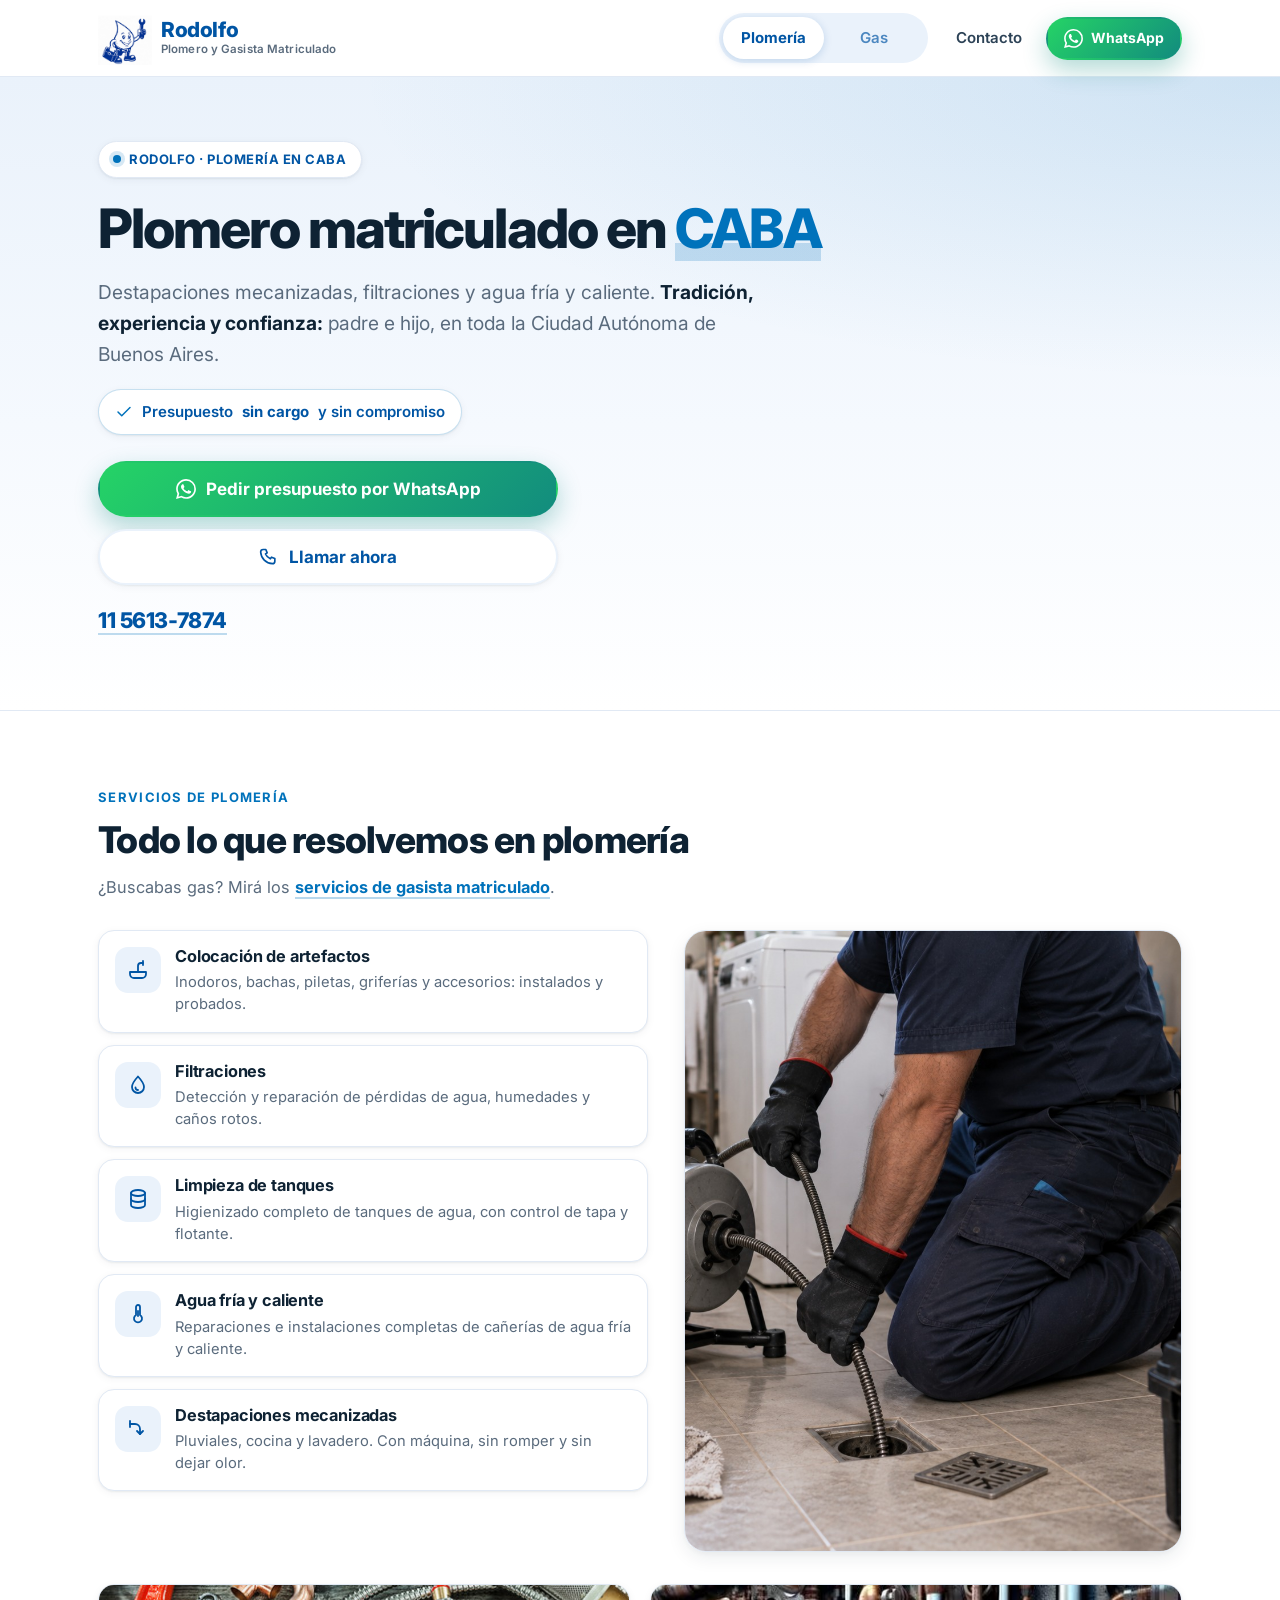
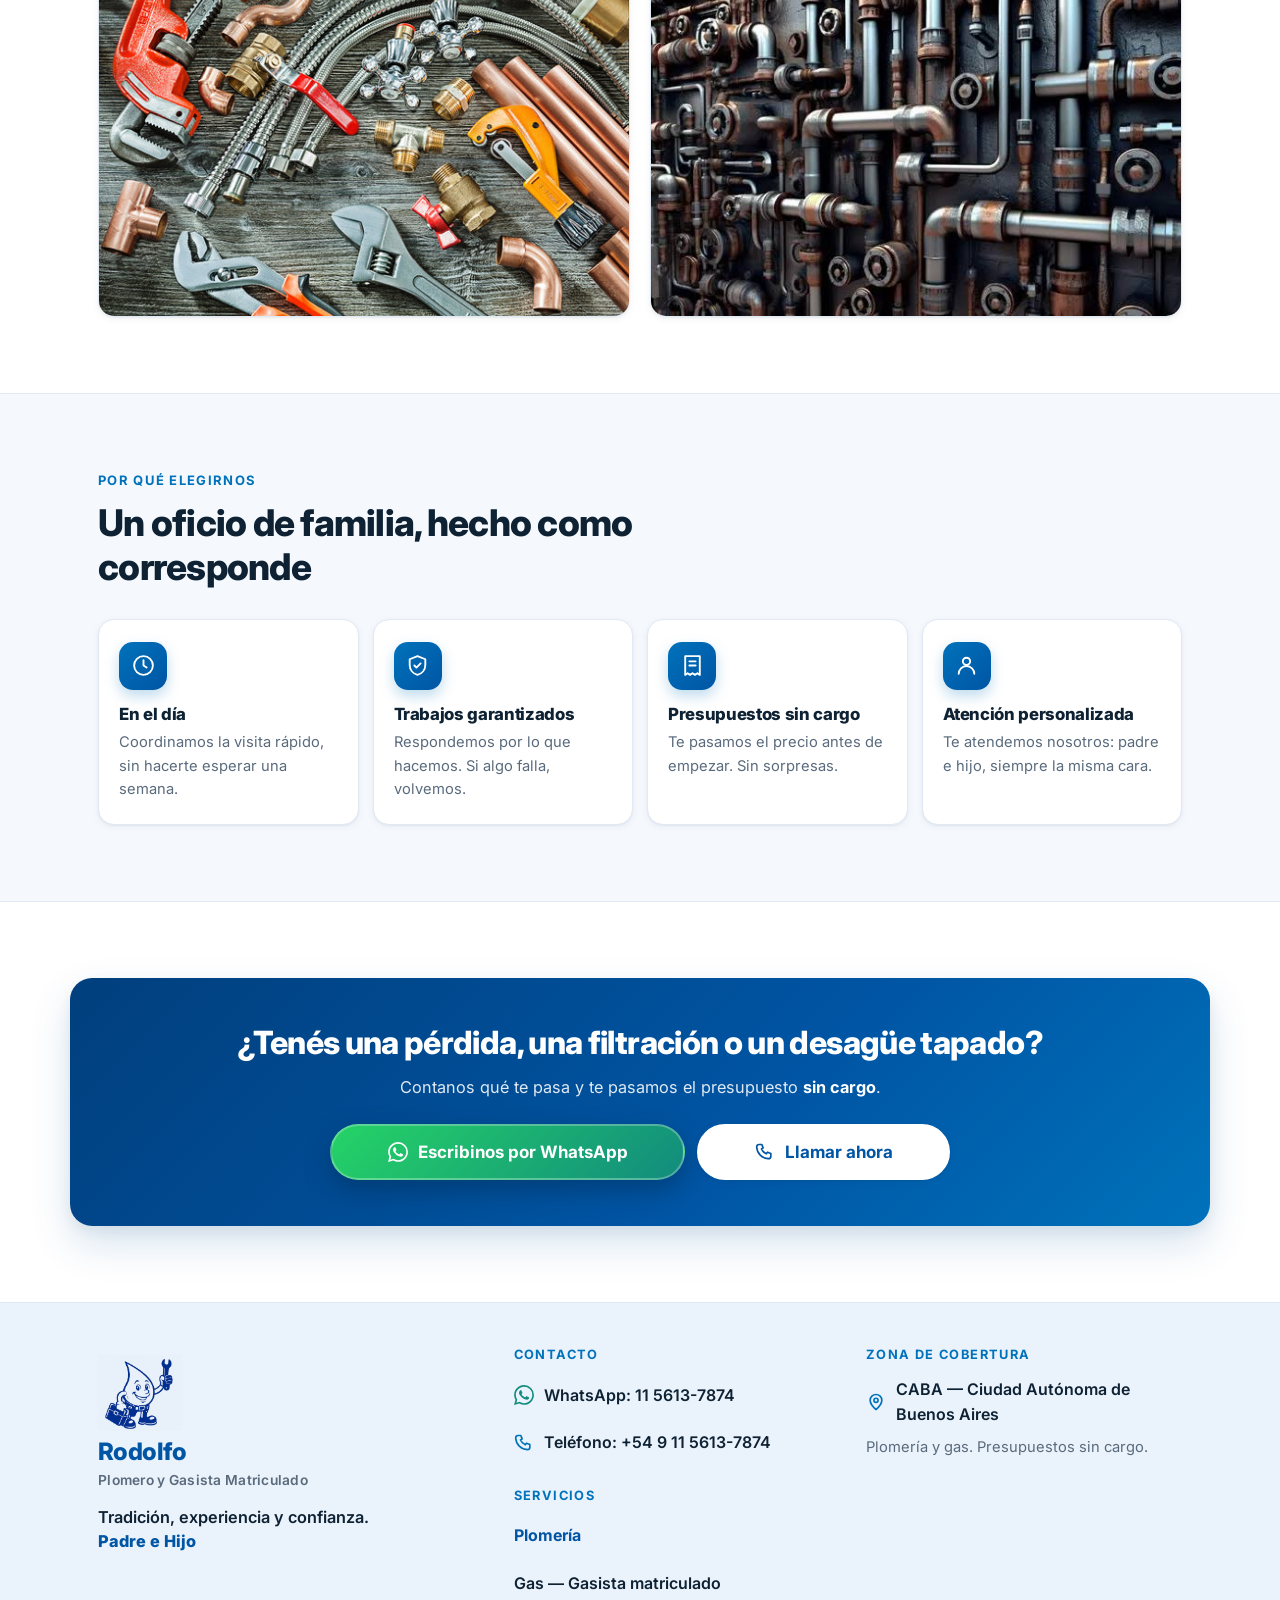
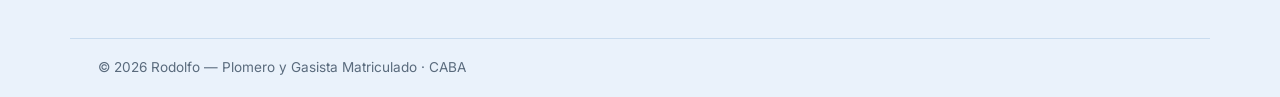
<file: index.html>
<!DOCTYPE html>
<html lang="es-AR">
<head>
<meta charset="UTF-8">
<meta name="viewport" content="width=device-width, initial-scale=1">

<!-- Redirección del dominio raíz a la página de plomería.
     Lo ideal es hacerla en el hosting como 301 (ver README / nota).

     OJO con Google Ads: si el anuncio apunta al dominio raíz, la URL
     trae ?gclid=... y ese parámetro TIENE que viajar a plomeria.html,
     si no la conversión no se atribuye a la campaña. Por eso redirige
     el script de acá abajo, que reenvía el query string y el hash.
     El meta refresh queda solo como respaldo sin JS: ese sí pierde el
     gclid, pero es mejor que dejar al visitante varado. -->
<script>
  // replace() en vez de href: no deja el index en el historial,
  // así el botón "atrás" del celular no rebota en un loop.
  location.replace('plomeria.html' + location.search + location.hash);
</script>
<noscript>
  <meta http-equiv="refresh" content="0; url=plomeria.html">
</noscript>

<title>Rodolfo — Plomero y Gasista Matriculado en CABA</title>
<meta name="description" content="Plomero y gasista matriculado en CABA. Destapaciones, filtraciones, calderas, calefones y termotanques. Presupuestos sin cargo.">
<meta name="robots" content="noindex, follow">
<link rel="canonical" href="https://rodolfoplomeria.com.ar/plomeria.html">

<link rel="icon" href="images/logo.jpg">

<style>
  body{
    margin:0; min-height:100vh;
    display:grid; place-items:center;
    padding:24px;
    font-family:system-ui, -apple-system, 'Segoe UI', Roboto, Helvetica, Arial, sans-serif;
    color:#0E2233; background:#EAF2FB;
    text-align:center;
  }
  img{ width:96px; height:96px; object-fit:cover; object-position:48% center; mix-blend-mode:multiply; }
  p{ margin:14px 0 0; font-size:1rem; color:#5A6B7D; }
  a{
    display:inline-block; margin-top:18px;
    background:#0072BB; color:#fff; text-decoration:none;
    font-weight:700; padding:14px 24px; border-radius:999px;
  }
</style>
</head>
<body>
  <main>
    <img src="images/logo.jpg" alt="Rodolfo — Plomero y Gasista Matriculado">
    <p>Te estamos llevando a la página de plomería…</p>
    <a id="entrar" href="plomeria.html">Entrar ahora</a>
  </main>

  <script>
    // Si el JS del <head> no llegó a correr, al menos que el botón
    // manual se lleve el gclid puesto.
    var entrar = document.getElementById('entrar');
    if (entrar) entrar.href = 'plomeria.html' + location.search + location.hash;
  </script>
</body>
</html>
</file>
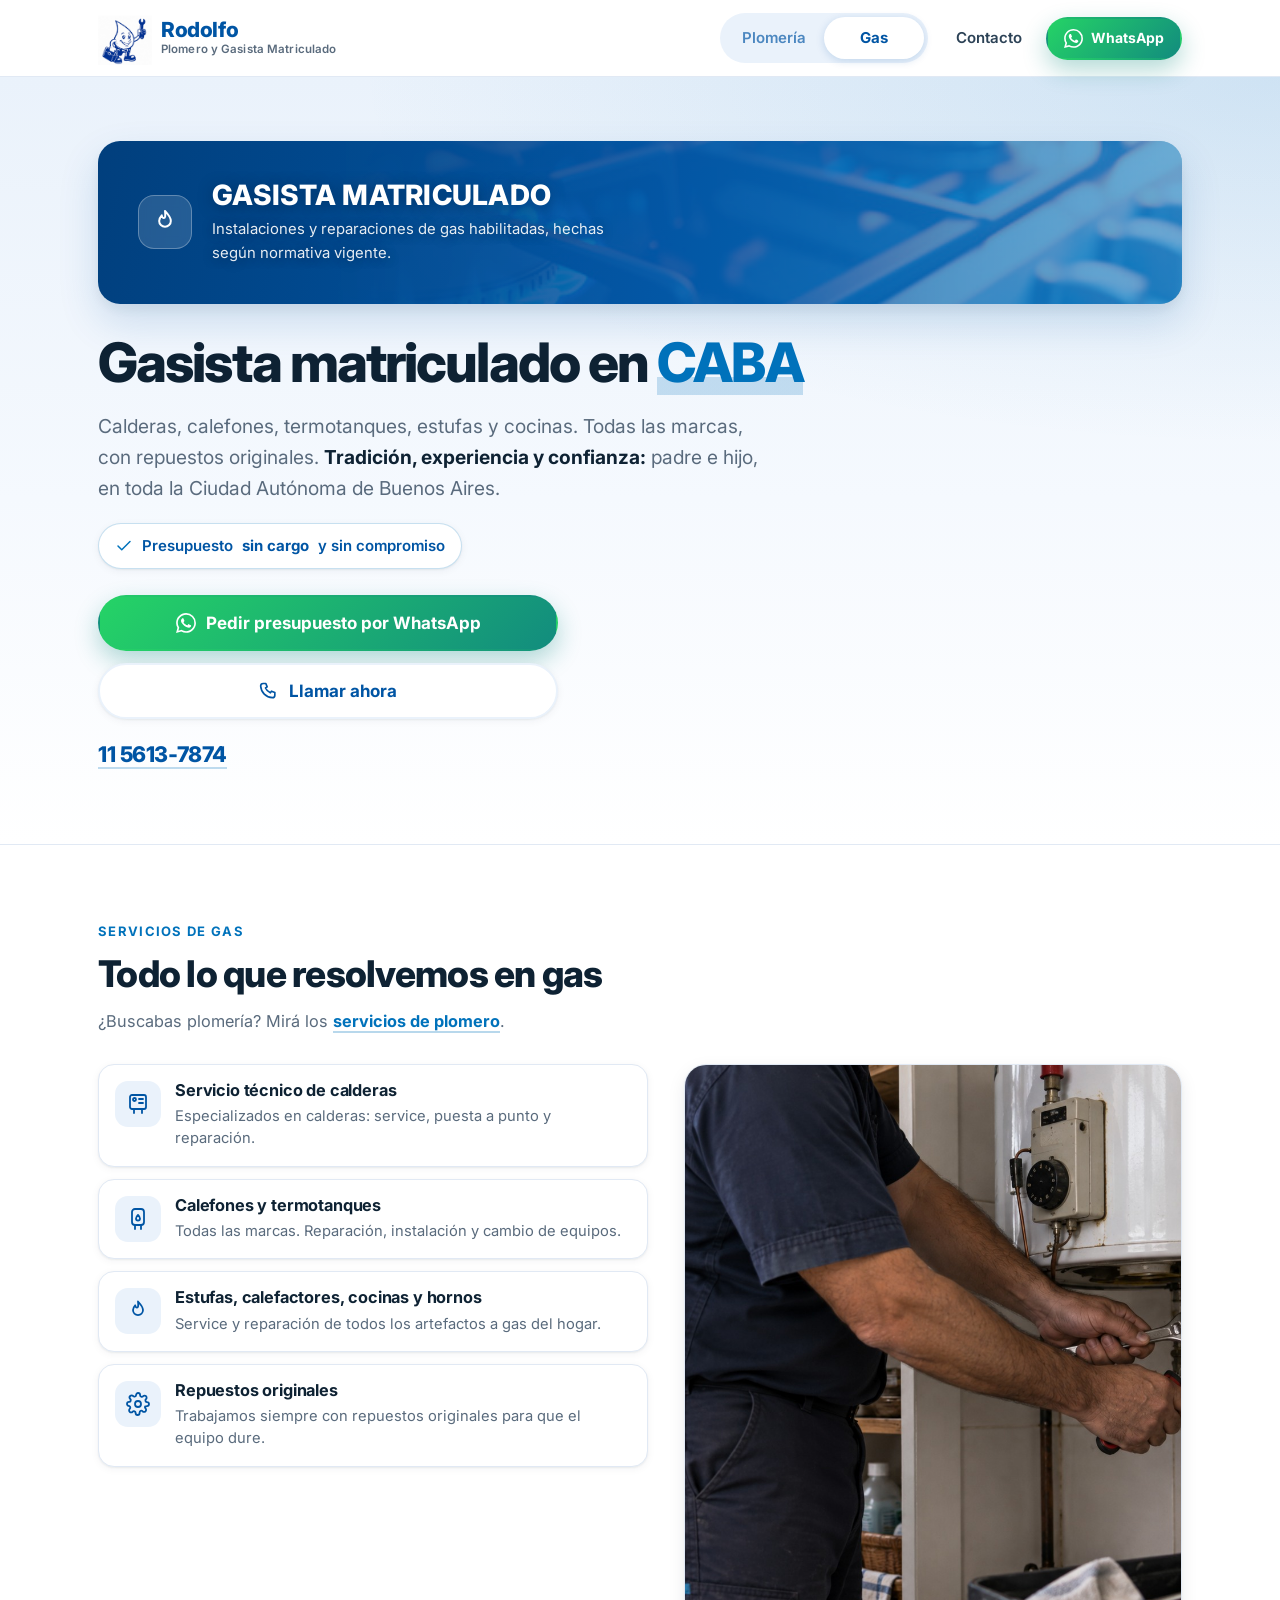
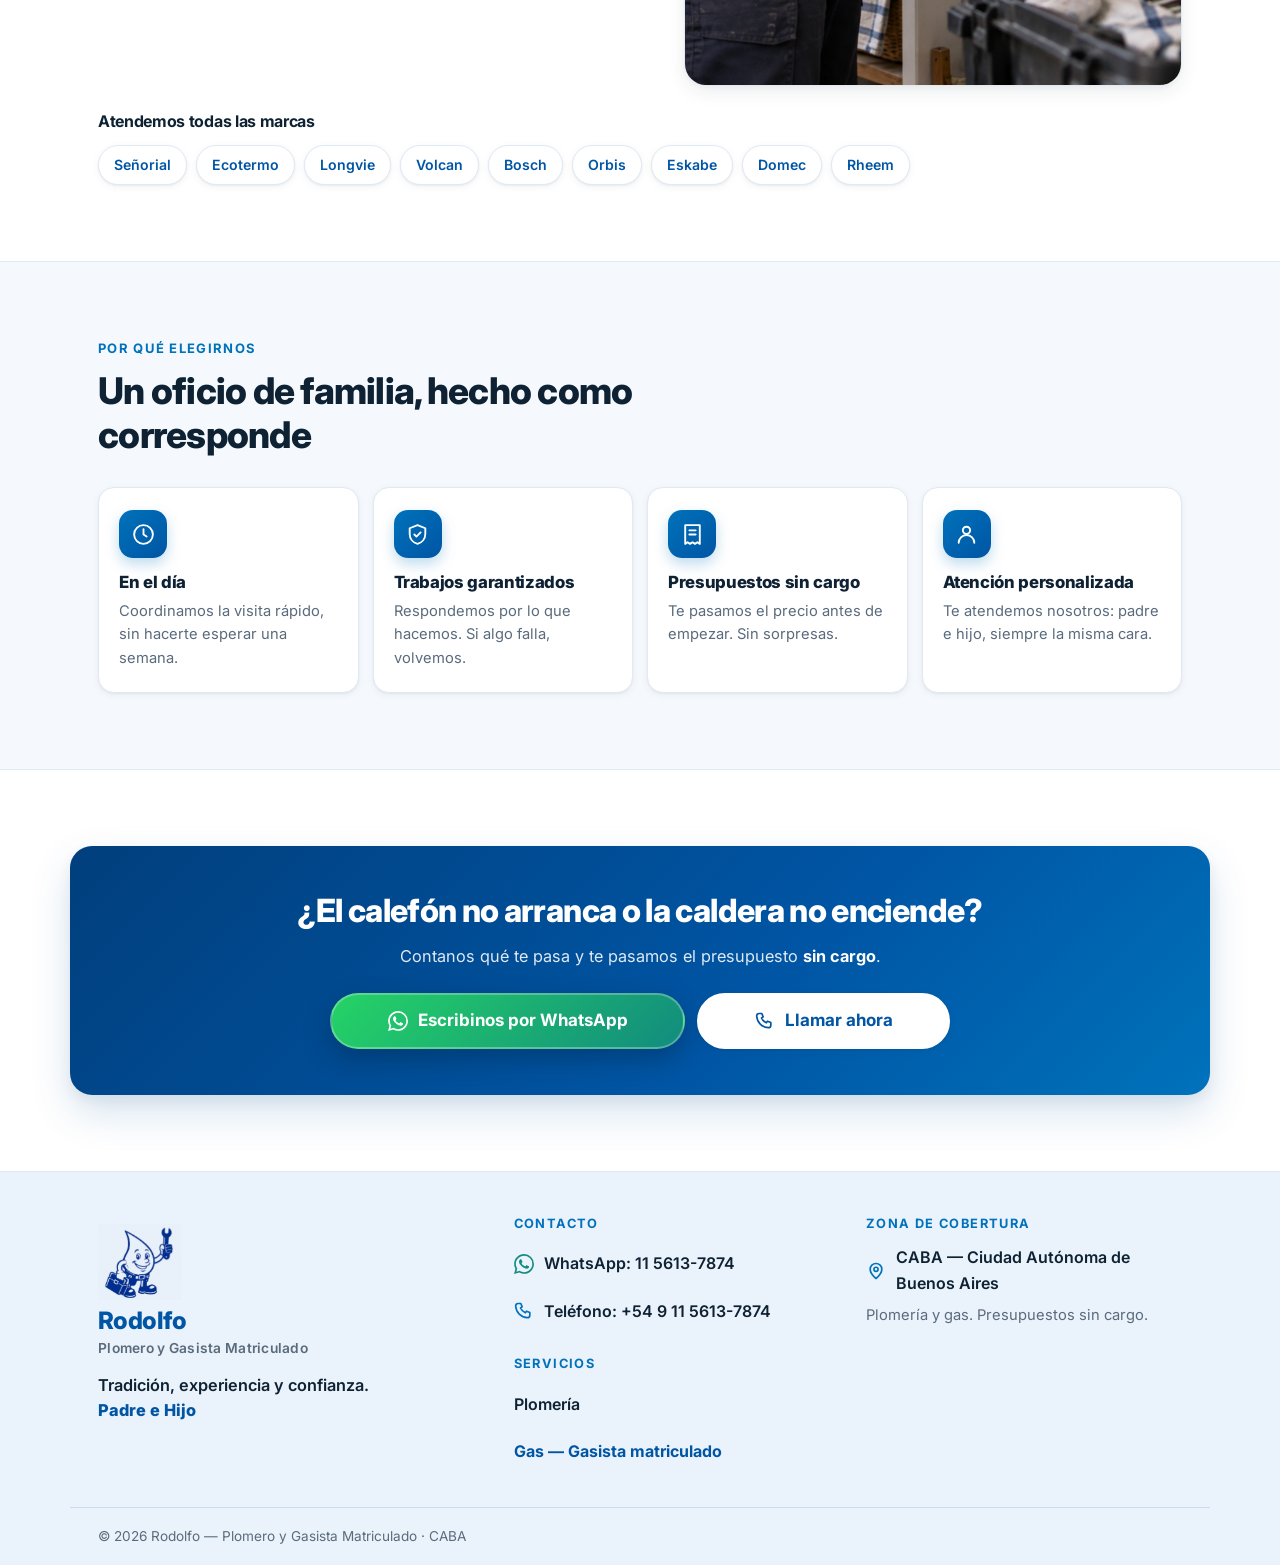
<file: gas.html>
<!DOCTYPE html>
<html lang="es-AR">
<head>
<meta charset="UTF-8">

<!-- ============================================================
     Google Ads — etiqueta global (gtag.js)
     Cuenta: rodolfogarraza2@gmail.com · ID AW-18449350229
     Va lo más arriba posible del <head> para no perder el gclid.
     ============================================================ -->
<script async src="https://www.googletagmanager.com/gtag/js?id=G-R6LHD6FH12"></script>
<script>
  window.dataLayer = window.dataLayer || [];
  function gtag(){dataLayer.push(arguments);}
  gtag('js', new Date());
  gtag('config', 'AW-18449350229');
  gtag('config', 'G-SK2HL0LKGX'); // Google Analytics 4 (mismo gtag.js)
  gtag('config', 'G-R6LHD6FH12'); // Google Analytics 4 (segunda propiedad)

  /* Etiquetas de conversión (el "send_to" de cada acción de Ads).

     PROVISORIO: hoy las dos apuntan a la misma etiqueta, porque desde
     Ads mandaron una sola acción, creada como "Vista de página". Acá
     NO se dispara al cargar la página: la usamos para los clicks de
     contacto, que es lo único que vale la pena medir en este sitio.

     Cuando en Ads creen las dos acciones separadas (ver GOOGLE-ADS.md),
     reemplazar cada valor por el suyo y listo. */
  window.ADS_CONVERSIONS = {
    whatsapp: 'AW-18449350229/7kO2CIuM6ZsdENX8qt1E',
    llamada:  'AW-18449350229/7kO2CIuM6ZsdENX8qt1E'
  };
</script>
<meta name="viewport" content="width=device-width, initial-scale=1, viewport-fit=cover">

<title>Rodolfo — Gasista Matriculado en CABA</title>
<meta name="description" content="Gasista matriculado en CABA. Servicio técnico de calderas, calefones y termotanques de todas las marcas, estufas, calefactores, cocinas y hornos. Repuestos originales. Presupuesto sin cargo. WhatsApp 11 5613-7874.">
<meta name="theme-color" content="#0055A4">
<meta name="robots" content="index, follow">
<link rel="canonical" href="https://rodolfoplomeria.com.ar/gas.html">

<meta property="og:type" content="website">
<meta property="og:locale" content="es_AR">
<meta property="og:title" content="Rodolfo — Gasista Matriculado en CABA">
<meta property="og:description" content="Calderas, calefones y termotanques de todas las marcas. Gasista matriculado, con repuestos originales. Presupuesto sin cargo.">
<meta property="og:image" content="images/gasista.jpg">

<link rel="icon" href="images/logo.jpg">
<link rel="apple-touch-icon" href="images/logo.jpg">

<link rel="preconnect" href="https://fonts.googleapis.com">
<link rel="preconnect" href="https://fonts.gstatic.com" crossorigin>
<link href="https://fonts.googleapis.com/css2?family=Inter:wght@400;500;600;700;800&display=swap" rel="stylesheet">

<link rel="stylesheet" href="styles.css">
</head>
<body>

<a class="skip-link" href="#servicios">Saltar al contenido</a>

<!-- ============ NAVBAR ============ -->
<header class="site-header" id="inicio">
  <div class="wrap nav">
    <a class="brand" href="plomeria.html">
      <img class="brand-mark" src="images/logo.jpg" alt="" aria-hidden="true" width="1600" height="1065">
      <span class="brand-text">
        <strong class="brand-name">Rodolfo</strong>
        <span class="brand-sub">Plomero y Gasista Matriculado</span>
      </span>
    </a>

    <!-- Links reales entre páginas. data-active posiciona la píldora sin JS. -->
    <nav class="tabs" data-active="gas" aria-label="Rubros">
      <span class="tabs-pill" aria-hidden="true"></span>
      <a class="tab" href="plomeria.html">Plomería</a>
      <a class="tab is-active" href="gas.html" aria-current="page">Gas</a>
    </nav>

    <div class="nav-actions">
      <a class="nav-link" href="#contacto">Contacto</a>

      <a class="btn btn-wa btn-sm nav-wa"
         href="https://wa.me/5491156137874?text=Hola!%20Quería%20consultar%20por%20un%20trabajo"
         target="_blank" rel="noopener"
         aria-label="Escribinos por WhatsApp al 11 5613-7874">
        <svg class="ico" viewBox="0 0 24 24" aria-hidden="true" focusable="false"><path fill="currentColor" d="M17.472 14.382c-.297-.149-1.758-.867-2.03-.967-.273-.099-.471-.148-.67.15-.197.297-.767.966-.94 1.164-.173.199-.347.223-.644.075-.297-.15-1.255-.463-2.39-1.475-.883-.788-1.48-1.761-1.653-2.059-.173-.297-.018-.458.13-.606.134-.133.298-.347.446-.52.149-.174.198-.298.298-.497.099-.198.05-.371-.025-.52-.075-.149-.669-1.612-.916-2.207-.242-.579-.487-.5-.669-.51-.173-.008-.371-.01-.57-.01-.198 0-.52.074-.792.372-.272.297-1.04 1.016-1.04 2.479 0 1.462 1.065 2.875 1.213 3.074.149.198 2.096 3.2 5.077 4.487.709.306 1.262.489 1.694.625.712.227 1.36.195 1.871.118.571-.085 1.758-.719 2.006-1.413.248-.694.248-1.289.173-1.413-.074-.124-.272-.198-.57-.347m-5.421 7.403h-.004a9.87 9.87 0 0 1-5.031-1.378l-.361-.214-3.741.982.998-3.648-.235-.374a9.86 9.86 0 0 1-1.51-5.26c.001-5.45 4.436-9.884 9.888-9.884 2.64 0 5.122 1.03 6.988 2.898a9.825 9.825 0 0 1 2.893 6.994c-.003 5.45-4.437 9.884-9.885 9.884m8.413-18.297A11.815 11.815 0 0 0 12.05 0C5.495 0 .16 5.335.157 11.892c0 2.096.547 4.142 1.588 5.945L.057 24l6.305-1.654a11.882 11.882 0 0 0 5.683 1.448h.005c6.554 0 11.89-5.335 11.893-11.893a11.821 11.821 0 0 0-3.48-8.413z"/></svg>
        <span class="nav-wa-text">WhatsApp</span>
      </a>
    </div>
  </div>
</header>

<main>

  <!-- ============ HERO ============ -->
  <section class="hero">
    <div class="wrap hero-inner">

      <!-- El diferencial legal, arriba de todo -->
      <div class="matriculado" data-reveal>
        <img class="matriculado-bg" src="images/fuego.jpg" alt="" aria-hidden="true"
             decoding="async">
        <div class="matriculado-in">
          <span class="matriculado-ico" aria-hidden="true">
            <svg viewBox="0 0 24 24"><path d="M12 2.5c3 3.2 5 5.8 5 8.6a5 5 0 0 1-10 0c0-1.8.9-3.4 2.2-4.8.3 1.6 1 2.3 1.8 2.3 1.1 0 1.6-1.2 1-6.1Z"/></svg>
          </span>
          <div>
            <strong class="matriculado-title">GASISTA MATRICULADO</strong>
            <p class="matriculado-sub">Instalaciones y reparaciones de gas habilitadas, hechas según normativa vigente.</p>
          </div>
        </div>
      </div>

      <h1 data-reveal>Gasista matriculado en <span class="hl">CABA</span></h1>

      <p class="lead" data-reveal>
        Calderas, calefones, termotanques, estufas y cocinas. Todas las marcas, con repuestos originales.
        <strong>Tradición, experiencia y confianza:</strong> padre e hijo, en toda la
        Ciudad Autónoma de Buenos Aires.
      </p>

      <p class="hero-free" data-reveal>
        <svg class="ico" viewBox="0 0 24 24" aria-hidden="true" focusable="false"><path fill="none" stroke="currentColor" stroke-width="2" stroke-linecap="round" stroke-linejoin="round" d="m4 12 5 5L20 6"/></svg>
        Presupuesto <strong>sin cargo</strong> y sin compromiso
      </p>

      <div class="hero-cta" data-reveal>
        <a class="btn btn-wa btn-lg pulse"
           href="https://wa.me/5491156137874?text=Hola!%20Quería%20consultar%20por%20un%20trabajo"
           target="_blank" rel="noopener">
          <svg class="ico" viewBox="0 0 24 24" aria-hidden="true" focusable="false"><path fill="currentColor" d="M17.472 14.382c-.297-.149-1.758-.867-2.03-.967-.273-.099-.471-.148-.67.15-.197.297-.767.966-.94 1.164-.173.199-.347.223-.644.075-.297-.15-1.255-.463-2.39-1.475-.883-.788-1.48-1.761-1.653-2.059-.173-.297-.018-.458.13-.606.134-.133.298-.347.446-.52.149-.174.198-.298.298-.497.099-.198.05-.371-.025-.52-.075-.149-.669-1.612-.916-2.207-.242-.579-.487-.5-.669-.51-.173-.008-.371-.01-.57-.01-.198 0-.52.074-.792.372-.272.297-1.04 1.016-1.04 2.479 0 1.462 1.065 2.875 1.213 3.074.149.198 2.096 3.2 5.077 4.487.709.306 1.262.489 1.694.625.712.227 1.36.195 1.871.118.571-.085 1.758-.719 2.006-1.413.248-.694.248-1.289.173-1.413-.074-.124-.272-.198-.57-.347m-5.421 7.403h-.004a9.87 9.87 0 0 1-5.031-1.378l-.361-.214-3.741.982.998-3.648-.235-.374a9.86 9.86 0 0 1-1.51-5.26c.001-5.45 4.436-9.884 9.888-9.884 2.64 0 5.122 1.03 6.988 2.898a9.825 9.825 0 0 1 2.893 6.994c-.003 5.45-4.437 9.884-9.885 9.884m8.413-18.297A11.815 11.815 0 0 0 12.05 0C5.495 0 .16 5.335.157 11.892c0 2.096.547 4.142 1.588 5.945L.057 24l6.305-1.654a11.882 11.882 0 0 0 5.683 1.448h.005c6.554 0 11.89-5.335 11.893-11.893a11.821 11.821 0 0 0-3.48-8.413z"/></svg>
          Pedir presupuesto por WhatsApp
        </a>

        <a class="btn btn-outline btn-lg" href="tel:+5491156137874">
          <svg class="ico" viewBox="0 0 24 24" aria-hidden="true" focusable="false"><path fill="none" stroke="currentColor" stroke-width="2" stroke-linecap="round" stroke-linejoin="round" d="M5 3h3.2l1.6 4-2 1.4a11.5 11.5 0 0 0 5.8 5.8l1.4-2 4 1.6V17a3 3 0 0 1-3 3A14.8 14.8 0 0 1 2 6a3 3 0 0 1 3-3Z"/></svg>
          Llamar ahora
        </a>
      </div>

      <p class="hero-phone" data-reveal>
        <a href="tel:+5491156137874">11 5613-7874</a>
      </p>
    </div>
  </section>

  <!-- ============ SERVICIOS DE GAS ============ -->
  <section class="section services" id="servicios" aria-labelledby="servicios-title">
    <div class="wrap">
      <header class="section-head" data-reveal>
        <p class="kicker">Servicios de gas</p>
        <h2 id="servicios-title">Todo lo que resolvemos en gas</h2>
        <p class="section-sub">
          ¿Buscabas plomería? Mirá los <a class="xlink" href="plomeria.html">servicios de plomero</a>.
        </p>
      </header>

      <div class="split">
        <ul class="cards">
          <li class="card" data-reveal>
            <span class="card-ico" aria-hidden="true">
              <svg viewBox="0 0 24 24"><rect x="4" y="3" width="16" height="14" rx="2"/><path d="M8 21v-4M16 21v-4"/><circle cx="8.5" cy="7.5" r="1.5"/><path d="M13 7h4M13 11h4"/></svg>
            </span>
            <div class="card-body">
              <h3>Servicio técnico de calderas</h3>
              <p>Especializados en calderas: service, puesta a punto y reparación.</p>
            </div>
          </li>

          <li class="card" data-reveal>
            <span class="card-ico" aria-hidden="true">
              <svg viewBox="0 0 24 24"><rect x="6" y="2" width="12" height="16" rx="3"/><path d="M9 22v-4M15 22v-4"/><path d="M12 8c1.6 1.6 2 2.6 2 3.6a2 2 0 1 1-4 0c0-1 .4-2 2-3.6Z"/></svg>
            </span>
            <div class="card-body">
              <h3>Calefones y termotanques</h3>
              <p>Todas las marcas. Reparación, instalación y cambio de equipos.</p>
            </div>
          </li>

          <li class="card" data-reveal>
            <span class="card-ico" aria-hidden="true">
              <svg viewBox="0 0 24 24"><path d="M12 2.5c3 3.2 5 5.8 5 8.6a5 5 0 0 1-10 0c0-1.8.9-3.4 2.2-4.8.3 1.6 1 2.3 1.8 2.3 1.1 0 1.6-1.2 1-6.1Z"/></svg>
            </span>
            <div class="card-body">
              <h3>Estufas, calefactores, cocinas y hornos</h3>
              <p>Service y reparación de todos los artefactos a gas del hogar.</p>
            </div>
          </li>

          <li class="card" data-reveal>
            <span class="card-ico" aria-hidden="true">
              <svg viewBox="0 0 24 24"><circle cx="12" cy="12" r="3"/><path d="M19.1 14.4a1.7 1.7 0 0 0 .3 1.9l.1.1a2 2 0 1 1-2.9 2.9l-.1-.1a1.7 1.7 0 0 0-2.9 1.2V21a2 2 0 1 1-4 0v-.2a1.7 1.7 0 0 0-2.9-1.1l-.1.1a2 2 0 1 1-2.9-2.9l.1-.1a1.7 1.7 0 0 0-1.2-2.9H3a2 2 0 1 1 0-4h.2a1.7 1.7 0 0 0 1.1-2.9l-.1-.1a2 2 0 1 1 2.9-2.9l.1.1a1.7 1.7 0 0 0 2.9-1.2V3a2 2 0 1 1 4 0v.2a1.7 1.7 0 0 0 2.9 1.1l.1-.1a2 2 0 1 1 2.9 2.9l-.1.1a1.7 1.7 0 0 0 1.2 2.9H21a2 2 0 1 1 0 4h-.2a1.7 1.7 0 0 0-1.6 1.2Z"/></svg>
            </span>
            <div class="card-body">
              <h3>Repuestos originales</h3>
              <p>Trabajamos siempre con repuestos originales para que el equipo dure.</p>
            </div>
          </li>
        </ul>

        <figure class="split-media" data-reveal>
          <img src="images/gasista.jpg"
               alt="Gasista matriculado reparando un termotanque con llave de tubo"
               loading="lazy" decoding="async" width="1456" height="1092">
        </figure>
      </div>

      <div class="brands" data-reveal>
        <h3 class="brands-title">Atendemos todas las marcas</h3>
        <ul class="chips">
          <li class="chip">Señorial</li>
          <li class="chip">Ecotermo</li>
          <li class="chip">Longvie</li>
          <li class="chip">Volcan</li>
          <li class="chip">Bosch</li>
          <li class="chip">Orbis</li>
          <li class="chip">Eskabe</li>
          <li class="chip">Domec</li>
          <li class="chip">Rheem</li>
        </ul>
      </div>
    </div>
  </section>

  <!-- ============ CONFIANZA ============ -->
  <section class="section section-soft trust" aria-labelledby="trust-title">
    <div class="wrap">
      <header class="section-head" data-reveal>
        <p class="kicker">Por qué elegirnos</p>
        <h2 id="trust-title">Un oficio de familia, hecho como corresponde</h2>
      </header>

      <ul class="badges">
        <li class="badge" data-reveal>
          <span class="badge-ico" aria-hidden="true">
            <svg viewBox="0 0 24 24"><circle cx="12" cy="12" r="9"/><path d="M12 7v5l3 2"/></svg>
          </span>
          <h3>En el día</h3>
          <p>Coordinamos la visita rápido, sin hacerte esperar una semana.</p>
        </li>

        <li class="badge" data-reveal>
          <span class="badge-ico" aria-hidden="true">
            <svg viewBox="0 0 24 24"><path d="M12 3 4.5 6v5.5c0 4.5 3.1 8.3 7.5 9.5 4.4-1.2 7.5-5 7.5-9.5V6L12 3Z"/><path d="m9 12 2 2 4-4"/></svg>
          </span>
          <h3>Trabajos garantizados</h3>
          <p>Respondemos por lo que hacemos. Si algo falla, volvemos.</p>
        </li>

        <li class="badge" data-reveal>
          <span class="badge-ico" aria-hidden="true">
            <svg viewBox="0 0 24 24"><path d="M5 3h14v18l-2.3-1.6L14.4 21 12 19.4 9.6 21l-2.3-1.6L5 21V3Z"/><path d="M9 8h6M9 12h6"/></svg>
          </span>
          <h3>Presupuestos sin cargo</h3>
          <p>Te pasamos el precio antes de empezar. Sin sorpresas.</p>
        </li>

        <li class="badge" data-reveal>
          <span class="badge-ico" aria-hidden="true">
            <svg viewBox="0 0 24 24"><circle cx="12" cy="8" r="3.5"/><path d="M4.5 20a7.5 7.5 0 0 1 15 0"/></svg>
          </span>
          <h3>Atención personalizada</h3>
          <p>Te atendemos nosotros: padre e hijo, siempre la misma cara.</p>
        </li>
      </ul>
    </div>
  </section>

  <!-- ============ CTA FINAL ============ -->
  <section class="section cta-final" aria-labelledby="cta-title">
    <div class="wrap cta-inner" data-reveal>
      <h2 id="cta-title">¿El calefón no arranca o la caldera no enciende?</h2>
      <p>Contanos qué te pasa y te pasamos el presupuesto <strong>sin cargo</strong>.</p>
      <div class="hero-cta">
        <a class="btn btn-wa btn-lg"
           href="https://wa.me/5491156137874?text=Hola!%20Quería%20consultar%20por%20un%20trabajo"
           target="_blank" rel="noopener">
          <svg class="ico" viewBox="0 0 24 24" aria-hidden="true" focusable="false"><path fill="currentColor" d="M17.472 14.382c-.297-.149-1.758-.867-2.03-.967-.273-.099-.471-.148-.67.15-.197.297-.767.966-.94 1.164-.173.199-.347.223-.644.075-.297-.15-1.255-.463-2.39-1.475-.883-.788-1.48-1.761-1.653-2.059-.173-.297-.018-.458.13-.606.134-.133.298-.347.446-.52.149-.174.198-.298.298-.497.099-.198.05-.371-.025-.52-.075-.149-.669-1.612-.916-2.207-.242-.579-.487-.5-.669-.51-.173-.008-.371-.01-.57-.01-.198 0-.52.074-.792.372-.272.297-1.04 1.016-1.04 2.479 0 1.462 1.065 2.875 1.213 3.074.149.198 2.096 3.2 5.077 4.487.709.306 1.262.489 1.694.625.712.227 1.36.195 1.871.118.571-.085 1.758-.719 2.006-1.413.248-.694.248-1.289.173-1.413-.074-.124-.272-.198-.57-.347m-5.421 7.403h-.004a9.87 9.87 0 0 1-5.031-1.378l-.361-.214-3.741.982.998-3.648-.235-.374a9.86 9.86 0 0 1-1.51-5.26c.001-5.45 4.436-9.884 9.888-9.884 2.64 0 5.122 1.03 6.988 2.898a9.825 9.825 0 0 1 2.893 6.994c-.003 5.45-4.437 9.884-9.885 9.884m8.413-18.297A11.815 11.815 0 0 0 12.05 0C5.495 0 .16 5.335.157 11.892c0 2.096.547 4.142 1.588 5.945L.057 24l6.305-1.654a11.882 11.882 0 0 0 5.683 1.448h.005c6.554 0 11.89-5.335 11.893-11.893a11.821 11.821 0 0 0-3.48-8.413z"/></svg>
          Escribinos por WhatsApp
        </a>
        <a class="btn btn-outline btn-lg" href="tel:+5491156137874">
          <svg class="ico" viewBox="0 0 24 24" aria-hidden="true" focusable="false"><path fill="none" stroke="currentColor" stroke-width="2" stroke-linecap="round" stroke-linejoin="round" d="M5 3h3.2l1.6 4-2 1.4a11.5 11.5 0 0 0 5.8 5.8l1.4-2 4 1.6V17a3 3 0 0 1-3 3A14.8 14.8 0 0 1 2 6a3 3 0 0 1 3-3Z"/></svg>
          Llamar ahora
        </a>
      </div>
    </div>
  </section>

</main>

<!-- ============ FOOTER ============ -->
<footer class="site-footer" id="contacto">
  <div class="wrap foot">
    <div class="foot-brand">
      <img class="foot-mark" src="images/logo.jpg" alt="" aria-hidden="true"
           loading="lazy" width="1600" height="1065">
      <p class="foot-name">Rodolfo</p>
      <p class="foot-role">Plomero y Gasista Matriculado</p>
      <p class="foot-slogan">Tradición, experiencia y confianza.<br><span>Padre e Hijo</span></p>
    </div>

    <div class="foot-col">
      <h2>Contacto</h2>
      <ul class="foot-list">
        <li>
          <a href="https://wa.me/5491156137874?text=Hola!%20Quería%20consultar%20por%20un%20trabajo"
             target="_blank" rel="noopener">
            <svg class="ico ico-wa" viewBox="0 0 24 24" aria-hidden="true" focusable="false"><path fill="currentColor" d="M17.472 14.382c-.297-.149-1.758-.867-2.03-.967-.273-.099-.471-.148-.67.15-.197.297-.767.966-.94 1.164-.173.199-.347.223-.644.075-.297-.15-1.255-.463-2.39-1.475-.883-.788-1.48-1.761-1.653-2.059-.173-.297-.018-.458.13-.606.134-.133.298-.347.446-.52.149-.174.198-.298.298-.497.099-.198.05-.371-.025-.52-.075-.149-.669-1.612-.916-2.207-.242-.579-.487-.5-.669-.51-.173-.008-.371-.01-.57-.01-.198 0-.52.074-.792.372-.272.297-1.04 1.016-1.04 2.479 0 1.462 1.065 2.875 1.213 3.074.149.198 2.096 3.2 5.077 4.487.709.306 1.262.489 1.694.625.712.227 1.36.195 1.871.118.571-.085 1.758-.719 2.006-1.413.248-.694.248-1.289.173-1.413-.074-.124-.272-.198-.57-.347m-5.421 7.403h-.004a9.87 9.87 0 0 1-5.031-1.378l-.361-.214-3.741.982.998-3.648-.235-.374a9.86 9.86 0 0 1-1.51-5.26c.001-5.45 4.436-9.884 9.888-9.884 2.64 0 5.122 1.03 6.988 2.898a9.825 9.825 0 0 1 2.893 6.994c-.003 5.45-4.437 9.884-9.885 9.884m8.413-18.297A11.815 11.815 0 0 0 12.05 0C5.495 0 .16 5.335.157 11.892c0 2.096.547 4.142 1.588 5.945L.057 24l6.305-1.654a11.882 11.882 0 0 0 5.683 1.448h.005c6.554 0 11.89-5.335 11.893-11.893a11.821 11.821 0 0 0-3.48-8.413z"/></svg>
            WhatsApp: 11 5613-7874
          </a>
        </li>
        <li>
          <a href="tel:+5491156137874">
            <svg class="ico" viewBox="0 0 24 24" aria-hidden="true" focusable="false"><path fill="none" stroke="currentColor" stroke-width="2" stroke-linecap="round" stroke-linejoin="round" d="M5 3h3.2l1.6 4-2 1.4a11.5 11.5 0 0 0 5.8 5.8l1.4-2 4 1.6V17a3 3 0 0 1-3 3A14.8 14.8 0 0 1 2 6a3 3 0 0 1 3-3Z"/></svg>
            Teléfono: +54 9 11 5613-7874
          </a>
        </li>
      </ul>

      <h2 class="foot-h2-2">Servicios</h2>
      <ul class="foot-list foot-list-plain">
        <li><a href="plomeria.html">Plomería</a></li>
        <li><a href="gas.html" aria-current="page">Gas — Gasista matriculado</a></li>
      </ul>
    </div>

    <div class="foot-col">
      <h2>Zona de cobertura</h2>
      <p class="foot-zone">
        <svg class="ico" viewBox="0 0 24 24" aria-hidden="true" focusable="false"><path fill="none" stroke="currentColor" stroke-width="2" stroke-linecap="round" stroke-linejoin="round" d="M12 21s7-5.6 7-11a7 7 0 1 0-14 0c0 5.4 7 11 7 11Z"/><circle cx="12" cy="10" r="2.5" fill="none" stroke="currentColor" stroke-width="2"/></svg>
        CABA — Ciudad Autónoma de Buenos Aires
      </p>
      <p class="foot-note">Plomería y gas. Presupuestos sin cargo.</p>
    </div>
  </div>

  <div class="wrap foot-bottom">
    <p>© <span id="year">2026</span> Rodolfo — Plomero y Gasista Matriculado · CABA</p>
  </div>
</footer>

<!-- ============ BARRA FIJA MOBILE ============ -->
<nav class="mobile-bar" aria-label="Contacto rápido">
  <a class="mb-btn mb-call" href="tel:+5491156137874">
    <svg class="ico" viewBox="0 0 24 24" aria-hidden="true" focusable="false"><path fill="none" stroke="currentColor" stroke-width="2" stroke-linecap="round" stroke-linejoin="round" d="M5 3h3.2l1.6 4-2 1.4a11.5 11.5 0 0 0 5.8 5.8l1.4-2 4 1.6V17a3 3 0 0 1-3 3A14.8 14.8 0 0 1 2 6a3 3 0 0 1 3-3Z"/></svg>
    Llamar
  </a>
  <a class="mb-btn mb-wa"
     href="https://wa.me/5491156137874?text=Hola!%20Quería%20consultar%20por%20un%20trabajo"
     target="_blank" rel="noopener">
    <svg class="ico" viewBox="0 0 24 24" aria-hidden="true" focusable="false"><path fill="currentColor" d="M17.472 14.382c-.297-.149-1.758-.867-2.03-.967-.273-.099-.471-.148-.67.15-.197.297-.767.966-.94 1.164-.173.199-.347.223-.644.075-.297-.15-1.255-.463-2.39-1.475-.883-.788-1.48-1.761-1.653-2.059-.173-.297-.018-.458.13-.606.134-.133.298-.347.446-.52.149-.174.198-.298.298-.497.099-.198.05-.371-.025-.52-.075-.149-.669-1.612-.916-2.207-.242-.579-.487-.5-.669-.51-.173-.008-.371-.01-.57-.01-.198 0-.52.074-.792.372-.272.297-1.04 1.016-1.04 2.479 0 1.462 1.065 2.875 1.213 3.074.149.198 2.096 3.2 5.077 4.487.709.306 1.262.489 1.694.625.712.227 1.36.195 1.871.118.571-.085 1.758-.719 2.006-1.413.248-.694.248-1.289.173-1.413-.074-.124-.272-.198-.57-.347m-5.421 7.403h-.004a9.87 9.87 0 0 1-5.031-1.378l-.361-.214-3.741.982.998-3.648-.235-.374a9.86 9.86 0 0 1-1.51-5.26c.001-5.45 4.436-9.884 9.888-9.884 2.64 0 5.122 1.03 6.988 2.898a9.825 9.825 0 0 1 2.893 6.994c-.003 5.45-4.437 9.884-9.885 9.884m8.413-18.297A11.815 11.815 0 0 0 12.05 0C5.495 0 .16 5.335.157 11.892c0 2.096.547 4.142 1.588 5.945L.057 24l6.305-1.654a11.882 11.882 0 0 0 5.683 1.448h.005c6.554 0 11.89-5.335 11.893-11.893a11.821 11.821 0 0 0-3.48-8.413z"/></svg>
    WhatsApp
  </a>
</nav>

<script type="application/ld+json">
{
  "@context": "https://schema.org",
  "@type": "HVACBusiness",
  "name": "Rodolfo — Plomero y Gasista Matriculado",
  "slogan": "Tradición, experiencia y confianza (Padre e Hijo)",
  "url": "https://rodolfoplomeria.com.ar/gas.html",
  "image": "images/logo.jpg",
  "telephone": "+5491156137874",
  "areaServed": {
    "@type": "City",
    "name": "Ciudad Autónoma de Buenos Aires"
  },
  "address": {
    "@type": "PostalAddress",
    "addressLocality": "Ciudad Autónoma de Buenos Aires",
    "addressRegion": "CABA",
    "addressCountry": "AR"
  },
  "priceRange": "$$",
  "knowsAbout": [
    "Gasista matriculado", "Calderas", "Calefones", "Termotanques",
    "Estufas", "Calefactores", "Cocinas", "Hornos", "Repuestos originales"
  ]
}
</script>

<script src="script.js" defer></script>
</body>
</html>
</file>
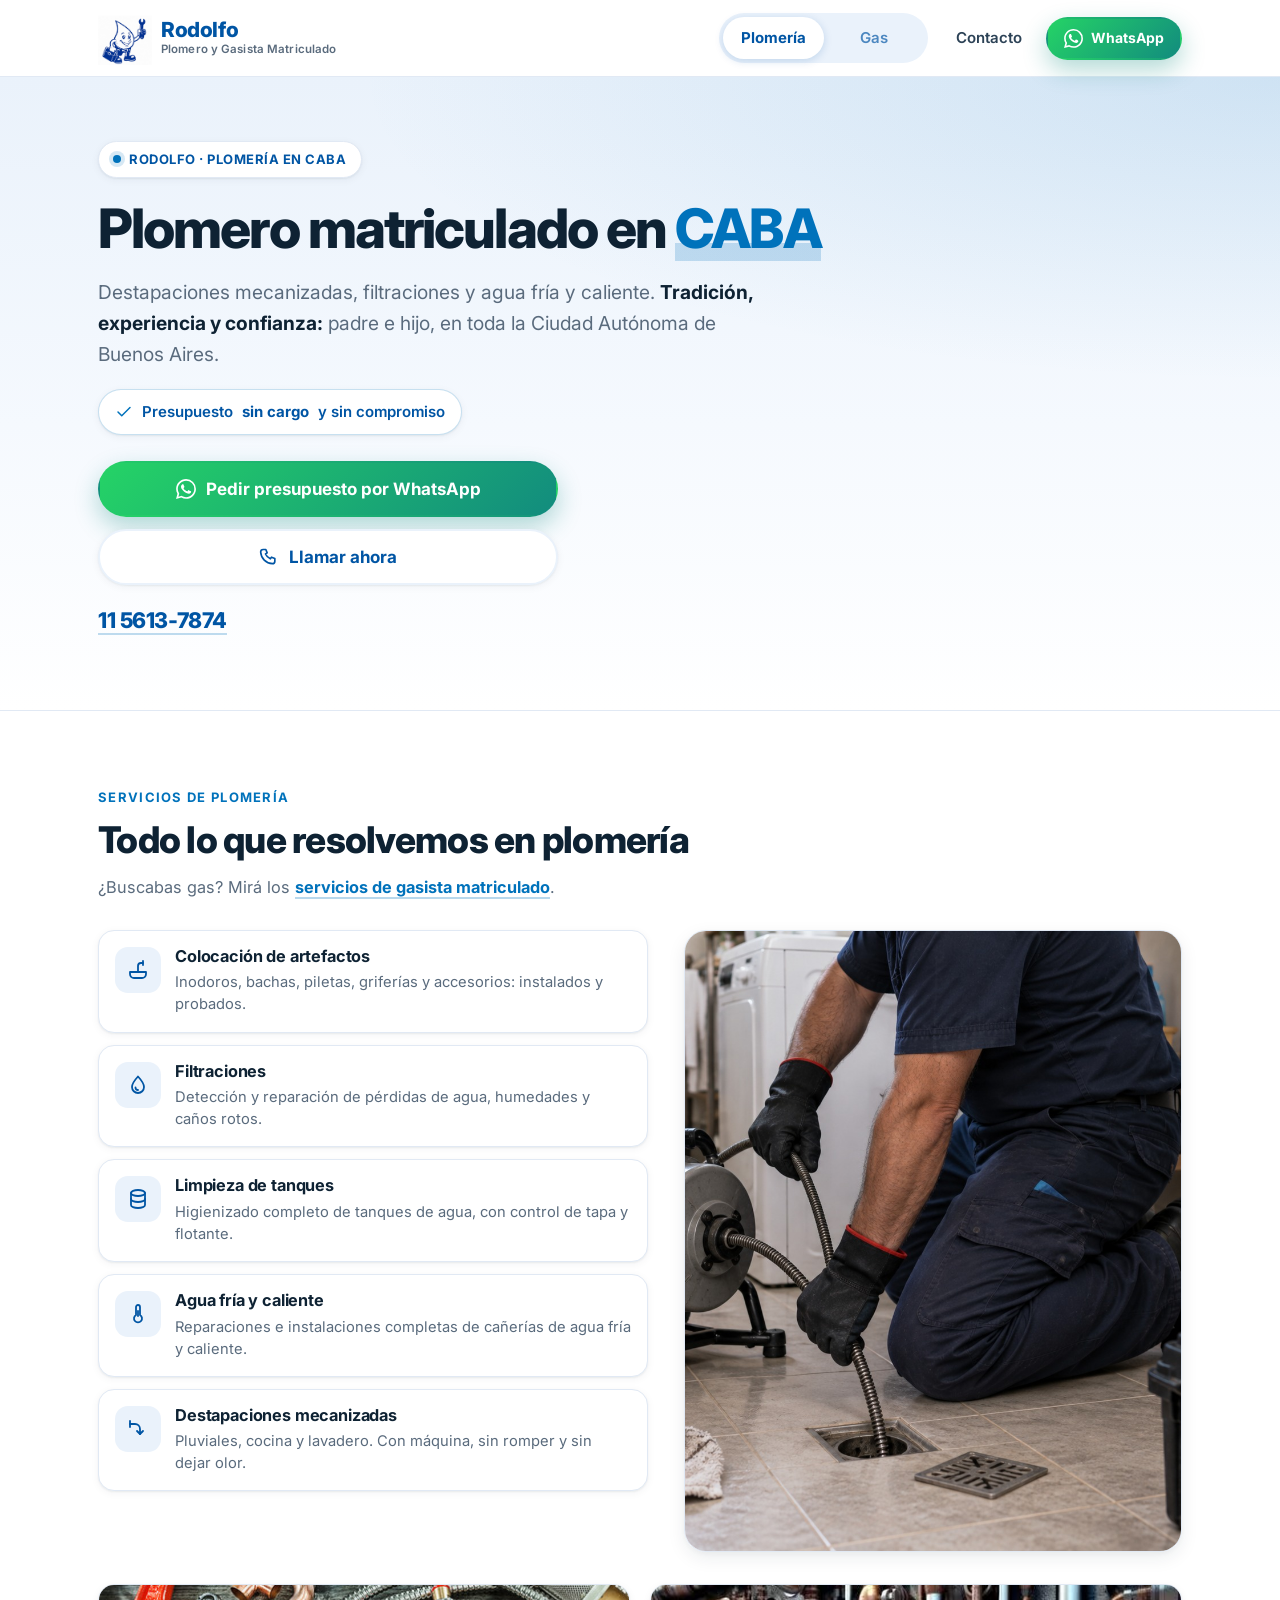
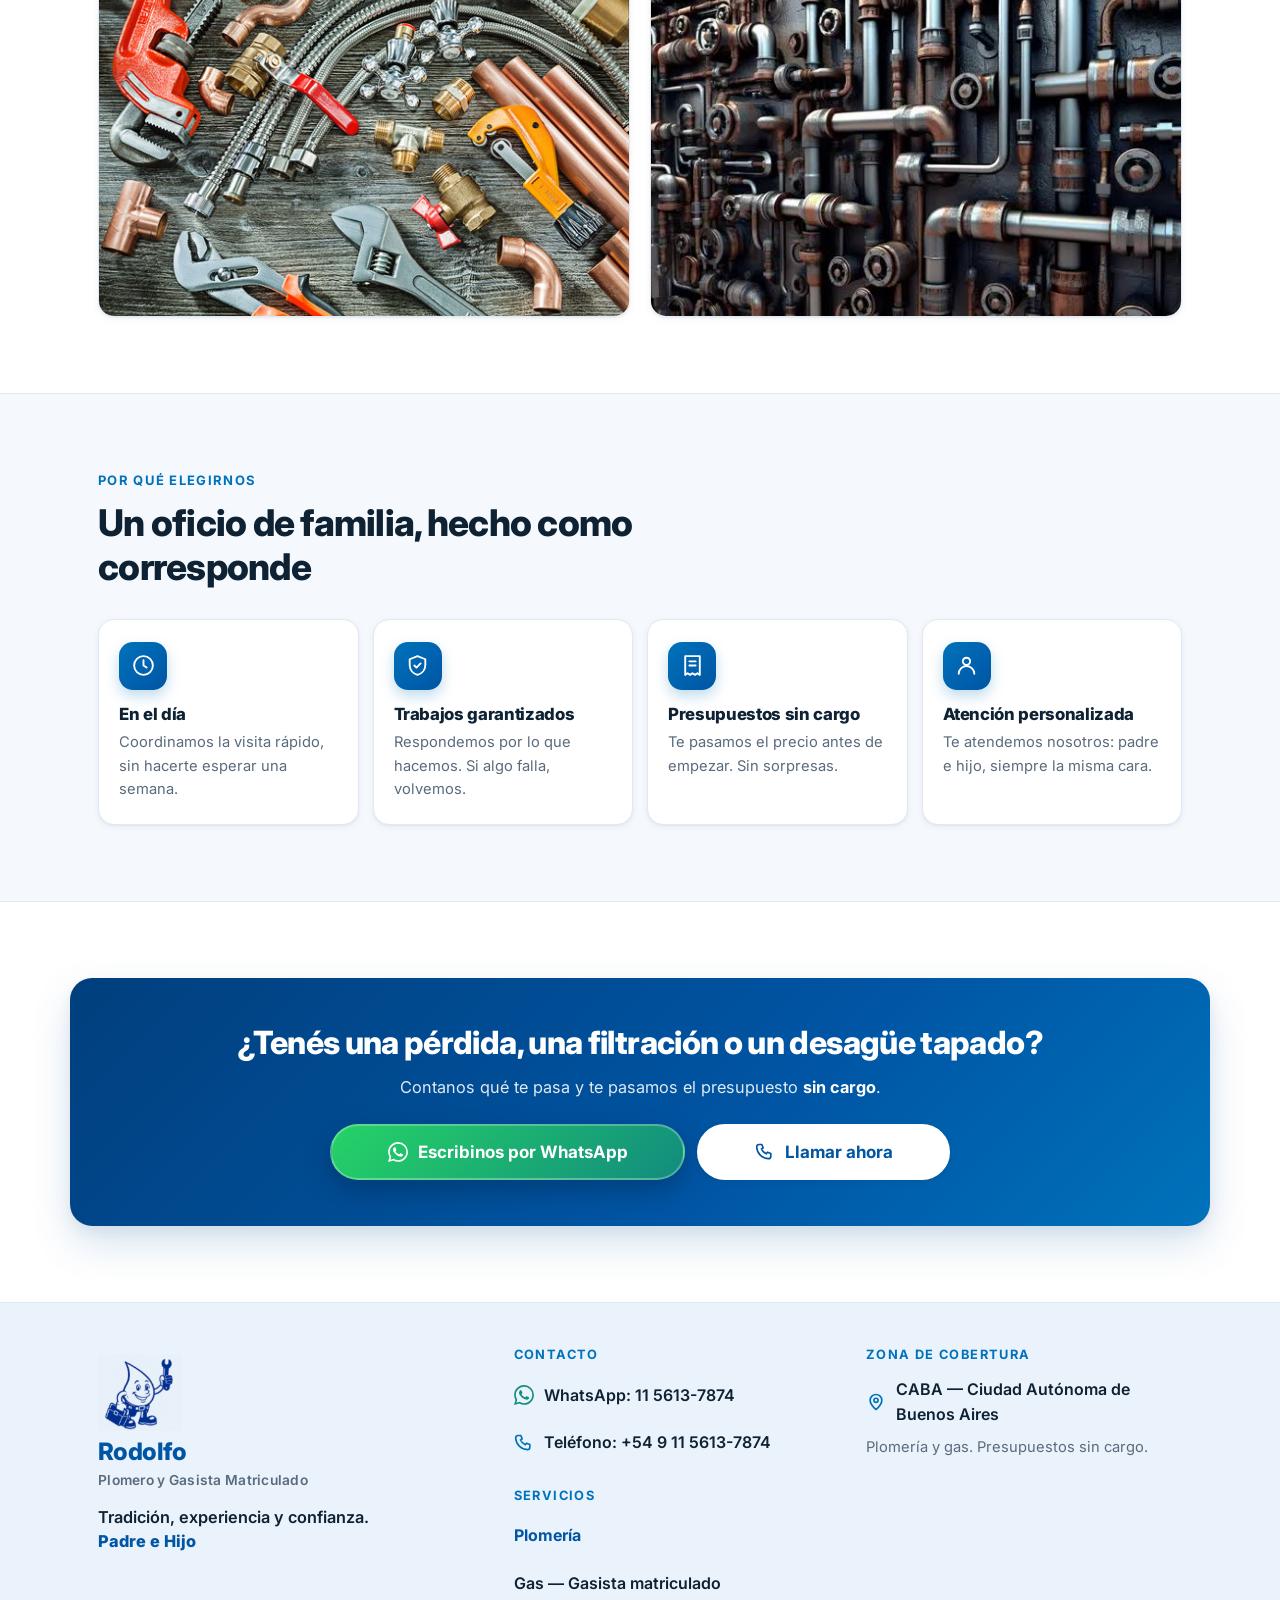
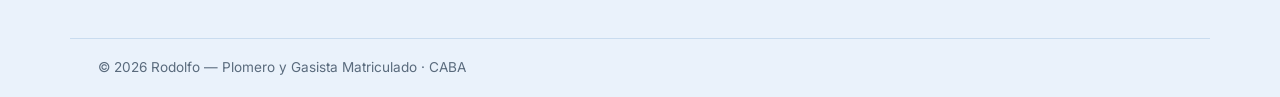
<file: plomeria.html>
<!DOCTYPE html>
<html lang="es-AR">
<head>
<meta charset="UTF-8">

<!-- ============================================================
     Google Ads — etiqueta global (gtag.js)
     Cuenta: rodolfogarraza2@gmail.com · ID AW-18449350229
     Va lo más arriba posible del <head> para no perder el gclid.
     ============================================================ -->
<script async src="https://www.googletagmanager.com/gtag/js?id=G-R6LHD6FH12"></script>
<script>
  window.dataLayer = window.dataLayer || [];
  function gtag(){dataLayer.push(arguments);}
  gtag('js', new Date());
  gtag('config', 'AW-18449350229');
  gtag('config', 'G-SK2HL0LKGX'); // Google Analytics 4 (mismo gtag.js)
  gtag('config', 'G-R6LHD6FH12'); // Google Analytics 4 (segunda propiedad)

  /* Etiquetas de conversión (el "send_to" de cada acción de Ads).

     PROVISORIO: hoy las dos apuntan a la misma etiqueta, porque desde
     Ads mandaron una sola acción, creada como "Vista de página". Acá
     NO se dispara al cargar la página: la usamos para los clicks de
     contacto, que es lo único que vale la pena medir en este sitio.

     Cuando en Ads creen las dos acciones separadas (ver GOOGLE-ADS.md),
     reemplazar cada valor por el suyo y listo. */
  window.ADS_CONVERSIONS = {
    whatsapp: 'AW-18449350229/7kO2CIuM6ZsdENX8qt1E',
    llamada:  'AW-18449350229/7kO2CIuM6ZsdENX8qt1E'
  };
</script>
<meta name="viewport" content="width=device-width, initial-scale=1, viewport-fit=cover">

<title>Rodolfo — Plomero en CABA</title>
<meta name="description" content="Plomero matriculado en CABA. Destapaciones mecanizadas de pluviales, cocina y lavadero, filtraciones, limpieza de tanques y agua fría y caliente. Presupuesto sin cargo y atención en el día. WhatsApp 11 5613-7874.">
<meta name="theme-color" content="#0055A4">
<meta name="robots" content="index, follow">
<link rel="canonical" href="https://rodolfoplomeria.com.ar/plomeria.html">

<meta property="og:type" content="website">
<meta property="og:locale" content="es_AR">
<meta property="og:title" content="Rodolfo — Plomero en CABA">
<meta property="og:description" content="Destapaciones, filtraciones, limpieza de tanques y agua fría y caliente en toda CABA. Presupuesto sin cargo.">
<meta property="og:image" content="images/plomero.jpg">

<link rel="icon" href="images/logo.jpg">
<link rel="apple-touch-icon" href="images/logo.jpg">

<link rel="preconnect" href="https://fonts.googleapis.com">
<link rel="preconnect" href="https://fonts.gstatic.com" crossorigin>
<link href="https://fonts.googleapis.com/css2?family=Inter:wght@400;500;600;700;800&display=swap" rel="stylesheet">

<link rel="stylesheet" href="styles.css">
</head>
<body>

<a class="skip-link" href="#servicios">Saltar al contenido</a>

<!-- ============ NAVBAR ============ -->
<header class="site-header" id="inicio">
  <div class="wrap nav">
    <a class="brand" href="plomeria.html">
      <img class="brand-mark" src="images/logo.jpg" alt="" aria-hidden="true" width="1600" height="1065">
      <span class="brand-text">
        <strong class="brand-name">Rodolfo</strong>
        <span class="brand-sub">Plomero y Gasista Matriculado</span>
      </span>
    </a>

    <!-- Links reales entre páginas. data-active posiciona la píldora sin JS. -->
    <nav class="tabs" data-active="plomeria" aria-label="Rubros">
      <span class="tabs-pill" aria-hidden="true"></span>
      <a class="tab is-active" href="plomeria.html" aria-current="page">Plomería</a>
      <a class="tab" href="gas.html">Gas</a>
    </nav>

    <div class="nav-actions">
      <a class="nav-link" href="#contacto">Contacto</a>

      <a class="btn btn-wa btn-sm nav-wa"
         href="https://wa.me/5491156137874?text=Hola!%20Quería%20consultar%20por%20un%20trabajo"
         target="_blank" rel="noopener"
         aria-label="Escribinos por WhatsApp al 11 5613-7874">
        <svg class="ico" viewBox="0 0 24 24" aria-hidden="true" focusable="false"><path fill="currentColor" d="M17.472 14.382c-.297-.149-1.758-.867-2.03-.967-.273-.099-.471-.148-.67.15-.197.297-.767.966-.94 1.164-.173.199-.347.223-.644.075-.297-.15-1.255-.463-2.39-1.475-.883-.788-1.48-1.761-1.653-2.059-.173-.297-.018-.458.13-.606.134-.133.298-.347.446-.52.149-.174.198-.298.298-.497.099-.198.05-.371-.025-.52-.075-.149-.669-1.612-.916-2.207-.242-.579-.487-.5-.669-.51-.173-.008-.371-.01-.57-.01-.198 0-.52.074-.792.372-.272.297-1.04 1.016-1.04 2.479 0 1.462 1.065 2.875 1.213 3.074.149.198 2.096 3.2 5.077 4.487.709.306 1.262.489 1.694.625.712.227 1.36.195 1.871.118.571-.085 1.758-.719 2.006-1.413.248-.694.248-1.289.173-1.413-.074-.124-.272-.198-.57-.347m-5.421 7.403h-.004a9.87 9.87 0 0 1-5.031-1.378l-.361-.214-3.741.982.998-3.648-.235-.374a9.86 9.86 0 0 1-1.51-5.26c.001-5.45 4.436-9.884 9.888-9.884 2.64 0 5.122 1.03 6.988 2.898a9.825 9.825 0 0 1 2.893 6.994c-.003 5.45-4.437 9.884-9.885 9.884m8.413-18.297A11.815 11.815 0 0 0 12.05 0C5.495 0 .16 5.335.157 11.892c0 2.096.547 4.142 1.588 5.945L.057 24l6.305-1.654a11.882 11.882 0 0 0 5.683 1.448h.005c6.554 0 11.89-5.335 11.893-11.893a11.821 11.821 0 0 0-3.48-8.413z"/></svg>
        <span class="nav-wa-text">WhatsApp</span>
      </a>
    </div>
  </div>
</header>

<main>

  <!-- ============ HERO ============ -->
  <section class="hero">
    <div class="wrap hero-inner">
      <p class="eyebrow" data-reveal>
        <span class="dot" aria-hidden="true"></span>
        Rodolfo · Plomería en CABA
      </p>

      <h1 data-reveal>Plomero matriculado en <span class="hl">CABA</span></h1>

      <p class="lead" data-reveal>
        Destapaciones mecanizadas, filtraciones y agua fría y caliente.
        <strong>Tradición, experiencia y confianza:</strong> padre e hijo, en toda la
        Ciudad Autónoma de Buenos Aires.
      </p>

      <p class="hero-free" data-reveal>
        <svg class="ico" viewBox="0 0 24 24" aria-hidden="true" focusable="false"><path fill="none" stroke="currentColor" stroke-width="2" stroke-linecap="round" stroke-linejoin="round" d="m4 12 5 5L20 6"/></svg>
        Presupuesto <strong>sin cargo</strong> y sin compromiso
      </p>

      <div class="hero-cta" data-reveal>
        <a class="btn btn-wa btn-lg pulse"
           href="https://wa.me/5491156137874?text=Hola!%20Quería%20consultar%20por%20un%20trabajo"
           target="_blank" rel="noopener">
          <svg class="ico" viewBox="0 0 24 24" aria-hidden="true" focusable="false"><path fill="currentColor" d="M17.472 14.382c-.297-.149-1.758-.867-2.03-.967-.273-.099-.471-.148-.67.15-.197.297-.767.966-.94 1.164-.173.199-.347.223-.644.075-.297-.15-1.255-.463-2.39-1.475-.883-.788-1.48-1.761-1.653-2.059-.173-.297-.018-.458.13-.606.134-.133.298-.347.446-.52.149-.174.198-.298.298-.497.099-.198.05-.371-.025-.52-.075-.149-.669-1.612-.916-2.207-.242-.579-.487-.5-.669-.51-.173-.008-.371-.01-.57-.01-.198 0-.52.074-.792.372-.272.297-1.04 1.016-1.04 2.479 0 1.462 1.065 2.875 1.213 3.074.149.198 2.096 3.2 5.077 4.487.709.306 1.262.489 1.694.625.712.227 1.36.195 1.871.118.571-.085 1.758-.719 2.006-1.413.248-.694.248-1.289.173-1.413-.074-.124-.272-.198-.57-.347m-5.421 7.403h-.004a9.87 9.87 0 0 1-5.031-1.378l-.361-.214-3.741.982.998-3.648-.235-.374a9.86 9.86 0 0 1-1.51-5.26c.001-5.45 4.436-9.884 9.888-9.884 2.64 0 5.122 1.03 6.988 2.898a9.825 9.825 0 0 1 2.893 6.994c-.003 5.45-4.437 9.884-9.885 9.884m8.413-18.297A11.815 11.815 0 0 0 12.05 0C5.495 0 .16 5.335.157 11.892c0 2.096.547 4.142 1.588 5.945L.057 24l6.305-1.654a11.882 11.882 0 0 0 5.683 1.448h.005c6.554 0 11.89-5.335 11.893-11.893a11.821 11.821 0 0 0-3.48-8.413z"/></svg>
          Pedir presupuesto por WhatsApp
        </a>

        <a class="btn btn-outline btn-lg" href="tel:+5491156137874">
          <svg class="ico" viewBox="0 0 24 24" aria-hidden="true" focusable="false"><path fill="none" stroke="currentColor" stroke-width="2" stroke-linecap="round" stroke-linejoin="round" d="M5 3h3.2l1.6 4-2 1.4a11.5 11.5 0 0 0 5.8 5.8l1.4-2 4 1.6V17a3 3 0 0 1-3 3A14.8 14.8 0 0 1 2 6a3 3 0 0 1 3-3Z"/></svg>
          Llamar ahora
        </a>
      </div>

      <p class="hero-phone" data-reveal>
        <a href="tel:+5491156137874">11 5613-7874</a>
      </p>
    </div>
  </section>

  <!-- ============ SERVICIOS DE PLOMERÍA ============ -->
  <section class="section services" id="servicios" aria-labelledby="servicios-title">
    <div class="wrap">
      <header class="section-head" data-reveal>
        <p class="kicker">Servicios de plomería</p>
        <h2 id="servicios-title">Todo lo que resolvemos en plomería</h2>
        <p class="section-sub">
          ¿Buscabas gas? Mirá los <a class="xlink" href="gas.html">servicios de gasista matriculado</a>.
        </p>
      </header>

      <div class="split">
        <ul class="cards">
          <li class="card" data-reveal>
            <span class="card-ico" aria-hidden="true">
              <svg viewBox="0 0 24 24"><path d="M4 14h16v2a4 4 0 0 1-4 4H8a4 4 0 0 1-4-4v-2Z"/><path d="M12 14V8a3 3 0 0 1 3-3h2"/><path d="M17 3v4"/></svg>
            </span>
            <div class="card-body">
              <h3>Colocación de artefactos</h3>
              <p>Inodoros, bachas, piletas, griferías y accesorios: instalados y probados.</p>
            </div>
          </li>

          <li class="card" data-reveal>
            <span class="card-ico" aria-hidden="true">
              <svg viewBox="0 0 24 24"><path d="M12 3.5S6 10 6 14a6 6 0 0 0 12 0c0-4-6-10.5-6-10.5Z"/><path d="M9.5 14.5a2.5 2.5 0 0 0 2.5 2.5"/></svg>
            </span>
            <div class="card-body">
              <h3>Filtraciones</h3>
              <p>Detección y reparación de pérdidas de agua, humedades y caños rotos.</p>
            </div>
          </li>

          <li class="card" data-reveal>
            <span class="card-ico" aria-hidden="true">
              <svg viewBox="0 0 24 24"><ellipse cx="12" cy="6" rx="7" ry="3"/><path d="M5 6v12c0 1.66 3.13 3 7 3s7-1.34 7-3V6"/><path d="M5 12c0 1.66 3.13 3 7 3s7-1.34 7-3"/></svg>
            </span>
            <div class="card-body">
              <h3>Limpieza de tanques</h3>
              <p>Higienizado completo de tanques de agua, con control de tapa y flotante.</p>
            </div>
          </li>

          <li class="card" data-reveal>
            <span class="card-ico" aria-hidden="true">
              <svg viewBox="0 0 24 24"><path d="M10 13V5a2 2 0 1 1 4 0v8a4 4 0 1 1-4 0Z"/><path d="M12 9v5"/></svg>
            </span>
            <div class="card-body">
              <h3>Agua fría y caliente</h3>
              <p>Reparaciones e instalaciones completas de cañerías de agua fría y caliente.</p>
            </div>
          </li>

          <li class="card" data-reveal>
            <span class="card-ico" aria-hidden="true">
              <svg viewBox="0 0 24 24"><path d="M4 4v6"/><path d="M4 7h5a5 5 0 0 1 5 5v5"/><path d="m11 14 3 3 3-3"/></svg>
            </span>
            <div class="card-body">
              <h3>Destapaciones mecanizadas</h3>
              <p>Pluviales, cocina y lavadero. Con máquina, sin romper y sin dejar olor.</p>
            </div>
          </li>
        </ul>

        <figure class="split-media" data-reveal>
          <img src="images/plomero.jpg"
               alt="Plomero destapando un desagüe con máquina destapadora en un lavadero"
               loading="lazy" decoding="async" width="1456" height="1092">
        </figure>
      </div>

      <ul class="gallery" aria-label="Trabajos y herramientas">
        <li class="shot" data-reveal>
          <img src="images/herramientas.jpg" alt="Herramientas de plomería listas para trabajar"
               loading="lazy" decoding="async">
        </li>
        <li class="shot" data-reveal>
          <img src="images/canios.jpg" alt="Caños y conexiones de distintos diámetros"
               loading="lazy" decoding="async">
        </li>
      </ul>
    </div>
  </section>

  <!-- ============ CONFIANZA ============ -->
  <section class="section section-soft trust" aria-labelledby="trust-title">
    <div class="wrap">
      <header class="section-head" data-reveal>
        <p class="kicker">Por qué elegirnos</p>
        <h2 id="trust-title">Un oficio de familia, hecho como corresponde</h2>
      </header>

      <ul class="badges">
        <li class="badge" data-reveal>
          <span class="badge-ico" aria-hidden="true">
            <svg viewBox="0 0 24 24"><circle cx="12" cy="12" r="9"/><path d="M12 7v5l3 2"/></svg>
          </span>
          <h3>En el día</h3>
          <p>Coordinamos la visita rápido, sin hacerte esperar una semana.</p>
        </li>

        <li class="badge" data-reveal>
          <span class="badge-ico" aria-hidden="true">
            <svg viewBox="0 0 24 24"><path d="M12 3 4.5 6v5.5c0 4.5 3.1 8.3 7.5 9.5 4.4-1.2 7.5-5 7.5-9.5V6L12 3Z"/><path d="m9 12 2 2 4-4"/></svg>
          </span>
          <h3>Trabajos garantizados</h3>
          <p>Respondemos por lo que hacemos. Si algo falla, volvemos.</p>
        </li>

        <li class="badge" data-reveal>
          <span class="badge-ico" aria-hidden="true">
            <svg viewBox="0 0 24 24"><path d="M5 3h14v18l-2.3-1.6L14.4 21 12 19.4 9.6 21l-2.3-1.6L5 21V3Z"/><path d="M9 8h6M9 12h6"/></svg>
          </span>
          <h3>Presupuestos sin cargo</h3>
          <p>Te pasamos el precio antes de empezar. Sin sorpresas.</p>
        </li>

        <li class="badge" data-reveal>
          <span class="badge-ico" aria-hidden="true">
            <svg viewBox="0 0 24 24"><circle cx="12" cy="8" r="3.5"/><path d="M4.5 20a7.5 7.5 0 0 1 15 0"/></svg>
          </span>
          <h3>Atención personalizada</h3>
          <p>Te atendemos nosotros: padre e hijo, siempre la misma cara.</p>
        </li>
      </ul>
    </div>
  </section>

  <!-- ============ CTA FINAL ============ -->
  <section class="section cta-final" aria-labelledby="cta-title">
    <div class="wrap cta-inner" data-reveal>
      <h2 id="cta-title">¿Tenés una pérdida, una filtración o un desagüe tapado?</h2>
      <p>Contanos qué te pasa y te pasamos el presupuesto <strong>sin cargo</strong>.</p>
      <div class="hero-cta">
        <a class="btn btn-wa btn-lg"
           href="https://wa.me/5491156137874?text=Hola!%20Quería%20consultar%20por%20un%20trabajo"
           target="_blank" rel="noopener">
          <svg class="ico" viewBox="0 0 24 24" aria-hidden="true" focusable="false"><path fill="currentColor" d="M17.472 14.382c-.297-.149-1.758-.867-2.03-.967-.273-.099-.471-.148-.67.15-.197.297-.767.966-.94 1.164-.173.199-.347.223-.644.075-.297-.15-1.255-.463-2.39-1.475-.883-.788-1.48-1.761-1.653-2.059-.173-.297-.018-.458.13-.606.134-.133.298-.347.446-.52.149-.174.198-.298.298-.497.099-.198.05-.371-.025-.52-.075-.149-.669-1.612-.916-2.207-.242-.579-.487-.5-.669-.51-.173-.008-.371-.01-.57-.01-.198 0-.52.074-.792.372-.272.297-1.04 1.016-1.04 2.479 0 1.462 1.065 2.875 1.213 3.074.149.198 2.096 3.2 5.077 4.487.709.306 1.262.489 1.694.625.712.227 1.36.195 1.871.118.571-.085 1.758-.719 2.006-1.413.248-.694.248-1.289.173-1.413-.074-.124-.272-.198-.57-.347m-5.421 7.403h-.004a9.87 9.87 0 0 1-5.031-1.378l-.361-.214-3.741.982.998-3.648-.235-.374a9.86 9.86 0 0 1-1.51-5.26c.001-5.45 4.436-9.884 9.888-9.884 2.64 0 5.122 1.03 6.988 2.898a9.825 9.825 0 0 1 2.893 6.994c-.003 5.45-4.437 9.884-9.885 9.884m8.413-18.297A11.815 11.815 0 0 0 12.05 0C5.495 0 .16 5.335.157 11.892c0 2.096.547 4.142 1.588 5.945L.057 24l6.305-1.654a11.882 11.882 0 0 0 5.683 1.448h.005c6.554 0 11.89-5.335 11.893-11.893a11.821 11.821 0 0 0-3.48-8.413z"/></svg>
          Escribinos por WhatsApp
        </a>
        <a class="btn btn-outline btn-lg" href="tel:+5491156137874">
          <svg class="ico" viewBox="0 0 24 24" aria-hidden="true" focusable="false"><path fill="none" stroke="currentColor" stroke-width="2" stroke-linecap="round" stroke-linejoin="round" d="M5 3h3.2l1.6 4-2 1.4a11.5 11.5 0 0 0 5.8 5.8l1.4-2 4 1.6V17a3 3 0 0 1-3 3A14.8 14.8 0 0 1 2 6a3 3 0 0 1 3-3Z"/></svg>
          Llamar ahora
        </a>
      </div>
    </div>
  </section>

</main>

<!-- ============ FOOTER ============ -->
<footer class="site-footer" id="contacto">
  <div class="wrap foot">
    <div class="foot-brand">
      <img class="foot-mark" src="images/logo.jpg" alt="" aria-hidden="true"
           loading="lazy" width="1600" height="1065">
      <p class="foot-name">Rodolfo</p>
      <p class="foot-role">Plomero y Gasista Matriculado</p>
      <p class="foot-slogan">Tradición, experiencia y confianza.<br><span>Padre e Hijo</span></p>
    </div>

    <div class="foot-col">
      <h2>Contacto</h2>
      <ul class="foot-list">
        <li>
          <a href="https://wa.me/5491156137874?text=Hola!%20Quería%20consultar%20por%20un%20trabajo"
             target="_blank" rel="noopener">
            <svg class="ico ico-wa" viewBox="0 0 24 24" aria-hidden="true" focusable="false"><path fill="currentColor" d="M17.472 14.382c-.297-.149-1.758-.867-2.03-.967-.273-.099-.471-.148-.67.15-.197.297-.767.966-.94 1.164-.173.199-.347.223-.644.075-.297-.15-1.255-.463-2.39-1.475-.883-.788-1.48-1.761-1.653-2.059-.173-.297-.018-.458.13-.606.134-.133.298-.347.446-.52.149-.174.198-.298.298-.497.099-.198.05-.371-.025-.52-.075-.149-.669-1.612-.916-2.207-.242-.579-.487-.5-.669-.51-.173-.008-.371-.01-.57-.01-.198 0-.52.074-.792.372-.272.297-1.04 1.016-1.04 2.479 0 1.462 1.065 2.875 1.213 3.074.149.198 2.096 3.2 5.077 4.487.709.306 1.262.489 1.694.625.712.227 1.36.195 1.871.118.571-.085 1.758-.719 2.006-1.413.248-.694.248-1.289.173-1.413-.074-.124-.272-.198-.57-.347m-5.421 7.403h-.004a9.87 9.87 0 0 1-5.031-1.378l-.361-.214-3.741.982.998-3.648-.235-.374a9.86 9.86 0 0 1-1.51-5.26c.001-5.45 4.436-9.884 9.888-9.884 2.64 0 5.122 1.03 6.988 2.898a9.825 9.825 0 0 1 2.893 6.994c-.003 5.45-4.437 9.884-9.885 9.884m8.413-18.297A11.815 11.815 0 0 0 12.05 0C5.495 0 .16 5.335.157 11.892c0 2.096.547 4.142 1.588 5.945L.057 24l6.305-1.654a11.882 11.882 0 0 0 5.683 1.448h.005c6.554 0 11.89-5.335 11.893-11.893a11.821 11.821 0 0 0-3.48-8.413z"/></svg>
            WhatsApp: 11 5613-7874
          </a>
        </li>
        <li>
          <a href="tel:+5491156137874">
            <svg class="ico" viewBox="0 0 24 24" aria-hidden="true" focusable="false"><path fill="none" stroke="currentColor" stroke-width="2" stroke-linecap="round" stroke-linejoin="round" d="M5 3h3.2l1.6 4-2 1.4a11.5 11.5 0 0 0 5.8 5.8l1.4-2 4 1.6V17a3 3 0 0 1-3 3A14.8 14.8 0 0 1 2 6a3 3 0 0 1 3-3Z"/></svg>
            Teléfono: +54 9 11 5613-7874
          </a>
        </li>
      </ul>

      <h2 class="foot-h2-2">Servicios</h2>
      <ul class="foot-list foot-list-plain">
        <li><a href="plomeria.html" aria-current="page">Plomería</a></li>
        <li><a href="gas.html">Gas — Gasista matriculado</a></li>
      </ul>
    </div>

    <div class="foot-col">
      <h2>Zona de cobertura</h2>
      <p class="foot-zone">
        <svg class="ico" viewBox="0 0 24 24" aria-hidden="true" focusable="false"><path fill="none" stroke="currentColor" stroke-width="2" stroke-linecap="round" stroke-linejoin="round" d="M12 21s7-5.6 7-11a7 7 0 1 0-14 0c0 5.4 7 11 7 11Z"/><circle cx="12" cy="10" r="2.5" fill="none" stroke="currentColor" stroke-width="2"/></svg>
        CABA — Ciudad Autónoma de Buenos Aires
      </p>
      <p class="foot-note">Plomería y gas. Presupuestos sin cargo.</p>
    </div>
  </div>

  <div class="wrap foot-bottom">
    <p>© <span id="year">2026</span> Rodolfo — Plomero y Gasista Matriculado · CABA</p>
  </div>
</footer>

<!-- ============ BARRA FIJA MOBILE ============ -->
<nav class="mobile-bar" aria-label="Contacto rápido">
  <a class="mb-btn mb-call" href="tel:+5491156137874">
    <svg class="ico" viewBox="0 0 24 24" aria-hidden="true" focusable="false"><path fill="none" stroke="currentColor" stroke-width="2" stroke-linecap="round" stroke-linejoin="round" d="M5 3h3.2l1.6 4-2 1.4a11.5 11.5 0 0 0 5.8 5.8l1.4-2 4 1.6V17a3 3 0 0 1-3 3A14.8 14.8 0 0 1 2 6a3 3 0 0 1 3-3Z"/></svg>
    Llamar
  </a>
  <a class="mb-btn mb-wa"
     href="https://wa.me/5491156137874?text=Hola!%20Quería%20consultar%20por%20un%20trabajo"
     target="_blank" rel="noopener">
    <svg class="ico" viewBox="0 0 24 24" aria-hidden="true" focusable="false"><path fill="currentColor" d="M17.472 14.382c-.297-.149-1.758-.867-2.03-.967-.273-.099-.471-.148-.67.15-.197.297-.767.966-.94 1.164-.173.199-.347.223-.644.075-.297-.15-1.255-.463-2.39-1.475-.883-.788-1.48-1.761-1.653-2.059-.173-.297-.018-.458.13-.606.134-.133.298-.347.446-.52.149-.174.198-.298.298-.497.099-.198.05-.371-.025-.52-.075-.149-.669-1.612-.916-2.207-.242-.579-.487-.5-.669-.51-.173-.008-.371-.01-.57-.01-.198 0-.52.074-.792.372-.272.297-1.04 1.016-1.04 2.479 0 1.462 1.065 2.875 1.213 3.074.149.198 2.096 3.2 5.077 4.487.709.306 1.262.489 1.694.625.712.227 1.36.195 1.871.118.571-.085 1.758-.719 2.006-1.413.248-.694.248-1.289.173-1.413-.074-.124-.272-.198-.57-.347m-5.421 7.403h-.004a9.87 9.87 0 0 1-5.031-1.378l-.361-.214-3.741.982.998-3.648-.235-.374a9.86 9.86 0 0 1-1.51-5.26c.001-5.45 4.436-9.884 9.888-9.884 2.64 0 5.122 1.03 6.988 2.898a9.825 9.825 0 0 1 2.893 6.994c-.003 5.45-4.437 9.884-9.885 9.884m8.413-18.297A11.815 11.815 0 0 0 12.05 0C5.495 0 .16 5.335.157 11.892c0 2.096.547 4.142 1.588 5.945L.057 24l6.305-1.654a11.882 11.882 0 0 0 5.683 1.448h.005c6.554 0 11.89-5.335 11.893-11.893a11.821 11.821 0 0 0-3.48-8.413z"/></svg>
    WhatsApp
  </a>
</nav>

<script type="application/ld+json">
{
  "@context": "https://schema.org",
  "@type": "Plumber",
  "name": "Rodolfo — Plomero y Gasista Matriculado",
  "slogan": "Tradición, experiencia y confianza (Padre e Hijo)",
  "url": "https://rodolfoplomeria.com.ar/plomeria.html",
  "image": "images/logo.jpg",
  "telephone": "+5491156137874",
  "areaServed": {
    "@type": "City",
    "name": "Ciudad Autónoma de Buenos Aires"
  },
  "address": {
    "@type": "PostalAddress",
    "addressLocality": "Ciudad Autónoma de Buenos Aires",
    "addressRegion": "CABA",
    "addressCountry": "AR"
  },
  "priceRange": "$$",
  "knowsAbout": [
    "Plomería", "Destapaciones mecanizadas", "Filtraciones",
    "Limpieza de tanques", "Agua fría y caliente", "Colocación de artefactos"
  ]
}
</script>

<script src="script.js" defer></script>
</body>
</html>
</file>
<file: styles.css>
/* ============================================================
   Rodolfo — Plomero y Gasista Matriculado · CABA
   Mobile-first. HTML + CSS + JS vanilla, sin frameworks.
   ============================================================ */

/* ---------- Tokens ---------- */
:root{
  /* Azul Francia — único color de acento */
  --blue:        #0072BB;
  --blue-dark:   #0055A4;
  --blue-deep:   #013F7D;
  --blue-light:  #3E92CC;
  --blue-soft:   #EAF2FB;
  --blue-soft-2: #F5F9FE;

  /* Verde WhatsApp — se usa SOLO en los botones de WhatsApp */
  --wa:      #25D366;  /* verde de marca */
  --wa-deep: #128C7E;  /* verde oscuro, da contraste al texto blanco */

  --ink:    #0E2233;
  --ink-2:  #2C4256;
  --muted:  #5A6B7D;
  --line:   #E1E9F4;
  --white:  #FFFFFF;

  --radius:    16px;
  --radius-sm: 12px;
  --radius-lg: 22px;

  --shadow-sm: 0 1px 2px rgba(14,34,51,.06), 0 2px 8px rgba(14,34,51,.05);
  --shadow-md: 0 6px 18px rgba(14,34,51,.08), 0 2px 6px rgba(14,34,51,.04);
  --shadow-lg: 0 18px 40px rgba(0,85,164,.16), 0 6px 14px rgba(14,34,51,.06);
  --shadow-wa:   0 10px 24px rgba(18,140,126,.32);

  /* En mobile el navbar son dos filas (marca+WhatsApp / pestañas) */
  --header-h: 104px;
  --bar-h: 68px;

  --wrap: 1140px;
  --ease: cubic-bezier(.2,.7,.3,1);
}

/* ---------- Reset ---------- */
*,*::before,*::after{ box-sizing:border-box; }
html{ -webkit-text-size-adjust:100%; scroll-behavior:smooth; scroll-padding-top: calc(var(--header-h) + 16px); }
body{
  margin:0;
  font-family:'Inter', system-ui, -apple-system, 'Segoe UI', Roboto, Helvetica, Arial, sans-serif;
  font-size:16px;
  line-height:1.6;
  color:var(--ink-2);
  background:var(--white);
  -webkit-font-smoothing:antialiased;
  overflow-x:hidden;
  /* espacio para la barra fija de mobile */
  padding-bottom: calc(var(--bar-h) + env(safe-area-inset-bottom, 0px));
}
img{ max-width:100%; display:block; }
ul{ margin:0; padding:0; list-style:none; }
h1,h2,h3{ margin:0; color:var(--ink); line-height:1.2; letter-spacing:-.02em; font-weight:800; }
p{ margin:0; }
a{ color:inherit; text-decoration:none; }
button{ font:inherit; color:inherit; }

:focus-visible{
  outline:3px solid var(--blue-light);
  outline-offset:3px;
  border-radius:6px;
}

.skip-link{
  position:absolute; left:-9999px; top:0; z-index:200;
  background:var(--blue-dark); color:#fff; padding:12px 18px; border-radius:0 0 10px 0; font-weight:600;
}
.skip-link:focus{ left:0; }

.wrap{ width:100%; max-width:var(--wrap); margin-inline:auto; padding-inline:18px; }

.ico{ width:20px; height:20px; flex:none; }

/* ============================================================
   NAVBAR
   ============================================================ */
.site-header{
  position:sticky; top:0; z-index:100;
  background:rgba(255,255,255,.92);
  -webkit-backdrop-filter:saturate(180%) blur(12px);
  backdrop-filter:saturate(180%) blur(12px);
  border-bottom:1px solid var(--line);
  box-shadow:0 0 0 rgba(0,0,0,0);
  transition:box-shadow .3s var(--ease), border-color .3s var(--ease);
}
.site-header.is-scrolled{
  box-shadow:0 6px 20px rgba(14,34,51,.10);
  border-bottom-color:transparent;
}

/* Mobile: dos filas — (1) marca + WhatsApp, (2) pestañas a lo ancho.
   Desktop: una sola fila. Ver breakpoints al final. */
.nav{
  display:flex; align-items:center; flex-wrap:wrap;
  gap:8px; padding-block:8px;
}

.brand{
  order:1;
  display:flex; align-items:center; gap:9px;
  flex:0 1 auto; min-width:0;
}
/* El logo es apaisado (1600x1065) con aire a los costados:
   lo recortamos a un cuadrado para que el muñequito ocupe todo el espacio. */
.brand-mark{
  flex:none;
  width:40px; height:40px;
  object-fit:cover; object-position:48% center;
  transition:transform .3s var(--ease);
}
.brand:hover .brand-mark{ transform:scale(1.06); }

.brand-text{ display:flex; flex-direction:column; min-width:0; overflow:hidden; }
.brand-name{
  font-size:1.08rem; font-weight:800; letter-spacing:-.02em;
  color:var(--blue-dark); line-height:1.1;
}
.brand-sub{
  font-size:10.5px; font-weight:600; line-height:1.25;
  letter-spacing:.01em; color:var(--muted);
  white-space:nowrap; overflow:hidden; text-overflow:ellipsis;
}

.nav-actions{
  order:2; margin-left:auto;
  display:flex; align-items:center; gap:8px; flex:none;
}

/* Pestañas Plomería / Gas.
   Son links reales a plomeria.html y gas.html — no cambian nada por JS.
   La píldora blanca se posiciona con data-active en el HTML de cada página. */
.tabs{
  order:3;
  position:relative;
  display:flex;
  background:var(--blue-soft);
  border-radius:999px;
  padding:4px;
  flex:1 0 100%;   /* mobile: segunda fila, a todo el ancho */
}
.tabs-pill{
  position:absolute; top:4px; left:4px; bottom:4px;
  width:calc(50% - 4px);
  background:var(--white);
  border-radius:999px;
  box-shadow:0 2px 8px rgba(0,85,164,.18);
}
.tabs[data-active="gas"] .tabs-pill{ transform:translateX(100%); }

.tab{
  position:relative; z-index:1;
  flex:1 1 0; min-width:76px;
  display:flex; align-items:center; justify-content:center;
  padding:8px 14px;
  font-size:14px; font-weight:600; color:var(--blue-dark);
  text-decoration:none;
  border-radius:999px;
  white-space:nowrap;
  opacity:.68;
  transition:opacity .25s var(--ease);
}
.tab.is-active{ opacity:1; font-weight:700; }
.tab:hover{ opacity:1; }

.nav-link{
  display:none;
  padding:8px 12px; font-size:15px; font-weight:600; color:var(--ink-2);
  border-radius:10px;
  transition:color .2s var(--ease), background .2s var(--ease);
}
.nav-link:hover{ color:var(--blue-dark); background:var(--blue-soft); }

/* ============================================================
   BOTONES
   ============================================================ */
.btn{
  display:inline-flex; align-items:center; justify-content:center; gap:10px;
  font-weight:700; font-size:16px; line-height:1;
  padding:14px 22px; min-height:50px;
  border-radius:999px; border:2px solid transparent;
  cursor:pointer; text-align:center;
  transition:transform .2s var(--ease), box-shadow .25s var(--ease), background .25s var(--ease), color .25s var(--ease), border-color .25s var(--ease);
}
.btn:active{ transform:translateY(1px) scale(.99); }

.btn-wa{
  background:linear-gradient(135deg, var(--wa) 0%, var(--wa-deep) 100%);
  color:#fff;
  box-shadow:var(--shadow-wa);
}
.btn-wa:hover{ transform:translateY(-2px); box-shadow:0 14px 30px rgba(18,140,126,.42); }

.btn-outline{
  background:#fff; color:var(--blue-dark); border-color:var(--blue-soft);
  box-shadow:var(--shadow-sm);
}
.btn-outline:hover{
  border-color:var(--blue-light); color:var(--blue);
  transform:translateY(-2px); box-shadow:var(--shadow-md);
}

.btn-lg{ font-size:17px; padding:16px 26px; min-height:56px; width:100%; }
.btn-sm{ font-size:14px; padding:10px 16px; min-height:42px; gap:8px; }

.nav-wa{ flex:none; }
.nav-wa-text{ display:none; }
.nav-wa .ico{ width:19px; height:19px; }

/* Pulse muy sutil */
@keyframes pulseSoft{
  0%,100%{ box-shadow:var(--shadow-wa), 0 0 0 0 rgba(37,211,102,.42); }
  55%    { box-shadow:var(--shadow-wa), 0 0 0 12px rgba(37,211,102,0); }
}
.pulse{ animation:pulseSoft 3.4s ease-out infinite; }
.pulse:hover{ animation-play-state:paused; }

/* ============================================================
   HERO
   ============================================================ */
.hero{
  position:relative;
  background:
    radial-gradient(120% 80% at 100% 0%, rgba(62,146,204,.16) 0%, rgba(62,146,204,0) 60%),
    linear-gradient(180deg, var(--blue-soft) 0%, var(--blue-soft-2) 55%, #fff 100%);
  border-bottom:1px solid var(--line);
  overflow:hidden;
}
.hero-inner{ padding-block:40px 48px; }

.eyebrow{
  display:inline-flex; align-items:center; gap:8px;
  background:#fff; border:1px solid var(--line);
  color:var(--blue-dark); font-size:13px; font-weight:700;
  letter-spacing:.04em; text-transform:uppercase;
  padding:7px 14px; border-radius:999px;
  box-shadow:var(--shadow-sm);
}
.eyebrow .dot{
  width:8px; height:8px; border-radius:50%;
  background:var(--blue); flex:none;
  box-shadow:0 0 0 4px rgba(0,114,187,.16);
}

.hero h1{
  margin-top:18px;
  font-size:clamp(2rem, 7.6vw, 3.4rem);
  letter-spacing:-.035em;
}
.hero h1 .hl{
  color:var(--blue);
  background:linear-gradient(180deg, transparent 72%, rgba(62,146,204,.28) 72%);
}

.lead{
  margin-top:16px;
  font-size:clamp(1rem, 4.1vw, 1.2rem);
  color:var(--muted);
  max-width:56ch;
}
.lead strong{ color:var(--ink); font-weight:700; }

.hero-free{
  display:inline-flex; align-items:center; gap:9px;
  margin-top:20px;
  background:#fff; border:1px solid rgba(0,114,187,.22);
  color:var(--blue-dark); font-size:15px; font-weight:600;
  padding:10px 16px; border-radius:999px;
  box-shadow:var(--shadow-sm);
}
.hero-free .ico{ width:18px; height:18px; color:var(--blue); }

.hero-cta{ display:flex; flex-direction:column; gap:12px; margin-top:26px; max-width:460px; }

.hero-phone{ margin-top:18px; font-size:15px; color:var(--muted); }
.hero-phone a{
  font-size:1.35rem; font-weight:800; color:var(--blue-dark);
  letter-spacing:-.02em;
  border-bottom:2px solid rgba(0,114,187,.25);
}
.hero-phone a:hover{ color:var(--blue); border-bottom-color:var(--blue); }

/* ============================================================
   SECCIONES
   ============================================================ */
.section{ padding-block:56px; }
.section-soft{ background:var(--blue-soft-2); border-block:1px solid var(--line); }

.section-head{ margin-bottom:30px; max-width:62ch; }
.kicker{
  font-size:13px; font-weight:700; letter-spacing:.1em; text-transform:uppercase;
  color:var(--blue); margin-bottom:10px;
}
.section-head h2{ font-size:clamp(1.55rem, 5.6vw, 2.3rem); }
.section-sub{ margin-top:12px; color:var(--muted); font-size:1.02rem; }
.section-sub strong{ color:var(--blue-dark); }

/* Link cruzado entre plomeria.html y gas.html */
.xlink{
  color:var(--blue); font-weight:700;
  border-bottom:2px solid rgba(0,114,187,.28);
  transition:color .2s var(--ease), border-color .2s var(--ease);
}
.xlink:hover{ color:var(--blue-dark); border-bottom-color:var(--blue-dark); }

/* ============================================================
   SERVICIOS
   ============================================================ */

/* ---------- Split: tarjetas + imagen ---------- */
.split{ display:grid; gap:24px; }

.cards{ display:grid; gap:12px; }

.card{
  display:flex; align-items:flex-start; gap:14px;
  background:#fff;
  border:1px solid var(--line);
  border-radius:var(--radius);
  padding:16px;
  box-shadow:var(--shadow-sm);
  transition:transform .28s var(--ease), box-shadow .28s var(--ease), border-color .28s var(--ease);
}
.card:hover{
  transform:translateY(-4px);
  box-shadow:var(--shadow-lg);
  border-color:rgba(62,146,204,.45);
}
.card-ico{
  flex:none;
  width:46px; height:46px;
  display:grid; place-items:center;
  border-radius:13px;
  background:var(--blue-soft);
  color:var(--blue-dark);
  transition:background .28s var(--ease), color .28s var(--ease);
}
.card:hover .card-ico{
  background:linear-gradient(135deg, var(--blue) 0%, var(--blue-dark) 100%);
  color:#fff;
}
.card-ico svg{
  width:24px; height:24px;
  fill:none; stroke:currentColor; stroke-width:1.8;
  stroke-linecap:round; stroke-linejoin:round;
}
.card-body h3{ font-size:1.02rem; font-weight:700; letter-spacing:-.01em; }
.card-body p{ margin-top:5px; font-size:.92rem; color:var(--muted); line-height:1.5; }

.split-media{
  margin:0;
  border-radius:var(--radius-lg);
  overflow:hidden;
  box-shadow:var(--shadow-md);
  border:1px solid var(--line);
}
.split-media img{
  width:100%; height:100%;
  aspect-ratio:4/3;
  object-fit:cover;
  transition:transform .6s var(--ease);
}
.split-media:hover img{ transform:scale(1.04); }

/* ---------- Galería ---------- */
.gallery{
  display:grid; gap:14px;
  margin-top:24px;
}
.shot{
  border-radius:var(--radius);
  overflow:hidden;
  border:1px solid var(--line);
  box-shadow:var(--shadow-sm);
}
.shot img{
  width:100%;
  aspect-ratio:16/10;
  object-fit:cover;
  transition:transform .6s var(--ease);
}
.shot:hover img{ transform:scale(1.07); }

/* ============================================================
   BADGE GASISTA MATRICULADO
   ============================================================ */
.matriculado{
  position:relative;
  overflow:hidden;
  border-radius:var(--radius-lg);
  background:linear-gradient(105deg, var(--blue-deep) 0%, var(--blue-dark) 52%, var(--blue) 100%);
  box-shadow:var(--shadow-lg);
  margin-bottom:26px;
  isolation:isolate;
}
.matriculado-bg{
  position:absolute; inset:0;
  width:100%; height:100%;
  object-fit:cover; object-position:center right;
  opacity:.42;
  mix-blend-mode:screen;
  -webkit-mask-image:linear-gradient(to left, #000 0%, rgba(0,0,0,.55) 42%, transparent 78%);
  mask-image:linear-gradient(to left, #000 0%, rgba(0,0,0,.55) 42%, transparent 78%);
  z-index:-1;
  pointer-events:none;
}
.matriculado-in{
  display:flex; align-items:center; gap:16px;
  padding:22px 20px;
}
.matriculado-ico{
  flex:none;
  width:54px; height:54px;
  display:grid; place-items:center;
  border-radius:16px;
  background:rgba(255,255,255,.14);
  border:1px solid rgba(255,255,255,.28);
  color:#fff;
  -webkit-backdrop-filter:blur(6px); backdrop-filter:blur(6px);
}
.matriculado-ico svg{
  width:28px; height:28px;
  fill:none; stroke:currentColor; stroke-width:1.7; stroke-linejoin:round; stroke-linecap:round;
}
.matriculado-title{
  display:block;
  color:#fff;
  font-size:clamp(1.15rem, 5.4vw, 1.75rem);
  font-weight:800;
  letter-spacing:.01em;
  line-height:1.15;
  text-shadow:0 2px 14px rgba(1,33,66,.55);
}
.matriculado-sub{
  margin-top:7px;
  color:rgba(255,255,255,.9);
  font-size:.93rem;
  max-width:44ch;
  text-shadow:0 1px 10px rgba(1,33,66,.5);
}

/* ============================================================
   CHIPS DE MARCAS
   ============================================================ */
.brands{ margin-top:26px; }
.brands-title{
  font-size:1rem; font-weight:700; color:var(--ink);
  margin-bottom:14px;
}
.chips{ display:flex; flex-wrap:wrap; gap:9px; }
.chip{
  background:#fff;
  border:1px solid var(--line);
  color:var(--blue-dark);
  font-size:.88rem; font-weight:600;
  padding:8px 15px;
  border-radius:999px;
  box-shadow:var(--shadow-sm);
  transition:transform .22s var(--ease), border-color .22s var(--ease), background .22s var(--ease), color .22s var(--ease);
}
.chip:hover{
  transform:translateY(-2px);
  border-color:var(--blue-light);
  background:var(--blue-soft);
}

/* ============================================================
   CONFIANZA
   ============================================================ */
.badges{ display:grid; gap:14px; }
.badge{
  background:#fff;
  border:1px solid var(--line);
  border-radius:var(--radius);
  padding:22px 20px;
  box-shadow:var(--shadow-sm);
  transition:transform .28s var(--ease), box-shadow .28s var(--ease);
}
.badge:hover{ transform:translateY(-4px); box-shadow:var(--shadow-lg); }
.badge-ico{
  display:grid; place-items:center;
  width:48px; height:48px;
  border-radius:14px;
  background:linear-gradient(135deg, var(--blue) 0%, var(--blue-dark) 100%);
  color:#fff;
  margin-bottom:14px;
  box-shadow:0 6px 14px rgba(0,114,187,.26);
}
.badge-ico svg{
  width:25px; height:25px;
  fill:none; stroke:currentColor; stroke-width:1.8; stroke-linecap:round; stroke-linejoin:round;
}
.badge h3{ font-size:1.05rem; }
.badge p{ margin-top:7px; font-size:.92rem; color:var(--muted); }

/* ============================================================
   CTA FINAL
   ============================================================ */
.cta-final{ padding-block:52px; }
.cta-inner{
  background:linear-gradient(135deg, var(--blue-deep) 0%, var(--blue-dark) 60%, var(--blue) 100%);
  border-radius:var(--radius-lg);
  padding:34px 22px;
  box-shadow:var(--shadow-lg);
  text-align:center;
}
.cta-inner h2{ color:#fff; font-size:clamp(1.35rem, 5.2vw, 2rem); }
.cta-inner > p{ margin-top:12px; color:rgba(255,255,255,.88); font-size:1.02rem; }
.cta-inner > p strong{ color:#fff; }
.cta-inner .hero-cta{ margin-inline:auto; margin-top:24px; }
.cta-inner .btn-outline{ background:#fff; border-color:#fff; }
/* Sobre el panel azul oscuro el verde necesita un borde claro para despegarse */
.cta-inner .btn-wa{
  border-color:rgba(255,255,255,.28);
  box-shadow:0 10px 26px rgba(1,33,66,.38);
}
.cta-inner .btn-wa:hover{
  border-color:rgba(255,255,255,.5);
  box-shadow:0 16px 34px rgba(1,33,66,.46);
}

/* ============================================================
   FOOTER
   ============================================================ */
.site-footer{
  background:var(--blue-soft);
  border-top:1px solid var(--line);
  padding-top:44px;
}
.foot{ display:grid; gap:30px; }
/* Mismo recorte cuadrado que en el navbar. El logo es un JPG con fondo
   blanco, así que sobre el celeste del footer usamos multiply para que
   el blanco desaparezca y no quede un recuadro. */
.foot-mark{
  width:84px; height:84px;
  object-fit:cover; object-position:48% center;
  mix-blend-mode:multiply;
}
.foot-name{
  margin-top:8px;
  font-size:1.5rem; font-weight:800; letter-spacing:-.025em;
  color:var(--blue-dark); line-height:1.1;
}
.foot-role{
  margin-top:3px;
  font-size:.86rem; font-weight:600; letter-spacing:.02em;
  color:var(--muted);
}
.foot-slogan{
  margin-top:14px;
  font-size:1.02rem; font-weight:600; color:var(--ink);
  line-height:1.5;
}
.foot-slogan span{ color:var(--blue-dark); font-weight:800; }

.foot-col h2{
  font-size:.8rem; font-weight:700; letter-spacing:.11em; text-transform:uppercase;
  color:var(--blue); margin-bottom:14px;
}
.foot-h2-2{ margin-top:26px; }

/* Links a la otra página del sitio */
.foot-list-plain a{ font-weight:600; color:var(--ink-2); }
.foot-list-plain a[aria-current="page"]{ color:var(--blue-dark); font-weight:700; }
.foot-list li + li{ margin-top:10px; }
.foot-list a{
  display:inline-flex; align-items:center; gap:10px;
  font-size:1rem; font-weight:600; color:var(--ink);
  padding:6px 0;
  transition:color .2s var(--ease);
}
.foot-list a .ico{ color:var(--blue); }
.foot-list a .ico-wa{ color:var(--wa-deep); }
.foot-list a:hover{ color:var(--blue); }
.foot-list a:hover .ico-wa{ color:var(--wa-deep); }

.foot-zone{
  display:flex; align-items:center; gap:10px;
  font-weight:600; color:var(--ink);
}
.foot-zone .ico{ color:var(--blue); }
.foot-note{ margin-top:8px; font-size:.92rem; color:var(--muted); }

.foot-bottom{
  margin-top:36px;
  padding-block:18px;
  border-top:1px solid rgba(0,85,164,.14);
  font-size:.85rem; color:var(--muted);
}

/* ============================================================
   BARRA FIJA MOBILE
   ============================================================ */
.mobile-bar{
  position:fixed; left:0; right:0; bottom:0; z-index:110;
  display:flex; gap:10px;
  padding:10px 12px calc(10px + env(safe-area-inset-bottom, 0px));
  background:rgba(255,255,255,.96);
  -webkit-backdrop-filter:saturate(180%) blur(14px);
  backdrop-filter:saturate(180%) blur(14px);
  border-top:1px solid var(--line);
  box-shadow:0 -6px 20px rgba(14,34,51,.10);
}
.mb-btn{
  flex:1 1 0;
  display:inline-flex; align-items:center; justify-content:center; gap:9px;
  min-height:48px;
  border-radius:14px;
  font-size:16px; font-weight:700;
  transition:transform .18s var(--ease), box-shadow .2s var(--ease);
}
.mb-btn:active{ transform:scale(.97); }
.mb-call{
  background:#fff; color:var(--blue-dark);
  border:2px solid var(--blue-soft);
  box-shadow:var(--shadow-sm);
}
.mb-wa{
  background:linear-gradient(135deg, var(--wa) 0%, var(--wa-deep) 100%);
  color:#fff;
  box-shadow:var(--shadow-wa);
}

/* ============================================================
   SCROLL REVEAL
   ============================================================ */
/* Usamos animation y NO transition a propósito: las tarjetas y las badges
   ya usan transition para el hover lift. Si el reveal también usara
   transition+transform, se pisarían y el hover dejaría de elevar.
   Con fill-mode backwards el elemento vuelve a sus estilos normales
   apenas termina de aparecer, así el hover queda libre. */
@keyframes revealIn{
  from{ opacity:0; transform:translateY(22px); }
  to  { opacity:1; transform:none; }
}
[data-reveal]{ opacity:0; }
[data-reveal].is-visible{
  opacity:1;
  animation:revealIn .6s var(--ease) backwards;
}

/* Stagger: las tarjetas y badges entran una atrás de otra */
.cards .card:nth-child(2){ animation-delay:.07s; }
.cards .card:nth-child(3){ animation-delay:.14s; }
.cards .card:nth-child(4){ animation-delay:.21s; }
.cards .card:nth-child(5){ animation-delay:.28s; }

.badges .badge:nth-child(2){ animation-delay:.08s; }
.badges .badge:nth-child(3){ animation-delay:.16s; }
.badges .badge:nth-child(4){ animation-delay:.24s; }

.gallery .shot:nth-child(2){ animation-delay:.1s; }

/* ============================================================
   BREAKPOINTS
   ============================================================ */

/* — Phablet — */
@media (min-width:480px){
  .hero-cta{ flex-direction:row; flex-wrap:wrap; }
  .hero-cta .btn{ width:auto; flex:1 1 auto; }
  .gallery{ grid-template-columns:1fr 1fr; }
  .nav-wa-text{ display:inline; }
  .matriculado-in{ padding:26px 24px; }
}

/* — Tablet — */
@media (min-width:768px){
  :root{ --header-h:76px; }

  body{ padding-bottom:0; }
  .mobile-bar{ display:none; }

  .wrap{ padding-inline:28px; }

  /* Vuelve todo a una sola fila: marca · pestañas · acciones */
  .nav{ flex-wrap:nowrap; gap:16px; padding-block:0; min-height:var(--header-h); }
  .brand-mark{ width:54px; height:54px; }
  .brand-name{ font-size:1.3rem; }
  .brand-sub{ font-size:11.5px; }
  .tabs{ order:2; flex:0 0 auto; margin-left:auto; }
  .nav-actions{ order:3; margin-left:0; gap:12px; }
  /* flex:1 1 0 (regla base) mantiene las dos pestañas del mismo ancho,
     que es lo que hace que la píldora deslizante caiga justo. */
  .tab{ font-size:15px; padding:9px 20px; min-width:96px; }

  .hero-inner{ padding-block:64px 72px; }
  .section{ padding-block:76px; }

  .cards{ grid-template-columns:1fr 1fr; }
  .badges{ grid-template-columns:1fr 1fr; }

  .cta-inner{ padding:46px 40px; }
  .cta-inner .hero-cta{ justify-content:center; max-width:620px; }

  .foot{ grid-template-columns:1.2fr 1fr 1fr; gap:36px; }
  .matriculado-in{ padding:32px 34px; gap:20px; }
}

/* — Desktop — */
@media (min-width:1000px){
  .nav-link{ display:inline-block; }

  .split{
    grid-template-columns:minmax(0,1.05fr) minmax(0,.95fr);
    gap:36px;
    align-items:start;
  }
  .cards{ grid-template-columns:1fr; }
  .split-media{ position:sticky; top:calc(var(--header-h) + 24px); }
  .split-media img{ aspect-ratio:4/5; }

  .badges{ grid-template-columns:repeat(4,1fr); }

  .gallery{ margin-top:32px; gap:20px; }
  .matriculado-in{ padding:38px 40px; }
}

/* ============================================================
   PREFERENCIA: MENOS MOVIMIENTO
   ============================================================ */
@media (prefers-reduced-motion:reduce){
  html{ scroll-behavior:auto; }
  *,*::before,*::after{
    animation-duration:.001ms !important;
    animation-iteration-count:1 !important;
    transition-duration:.001ms !important;
  }
  [data-reveal]{ opacity:1; transform:none; animation:none !important; }
  .pulse{ animation:none; }
}

/* Impresión */
@media print{
  .site-header,.mobile-bar,.hero-cta,.cta-final{ display:none !important; }
  [data-reveal]{ opacity:1 !important; transform:none; animation:none !important; }
}
</file>
